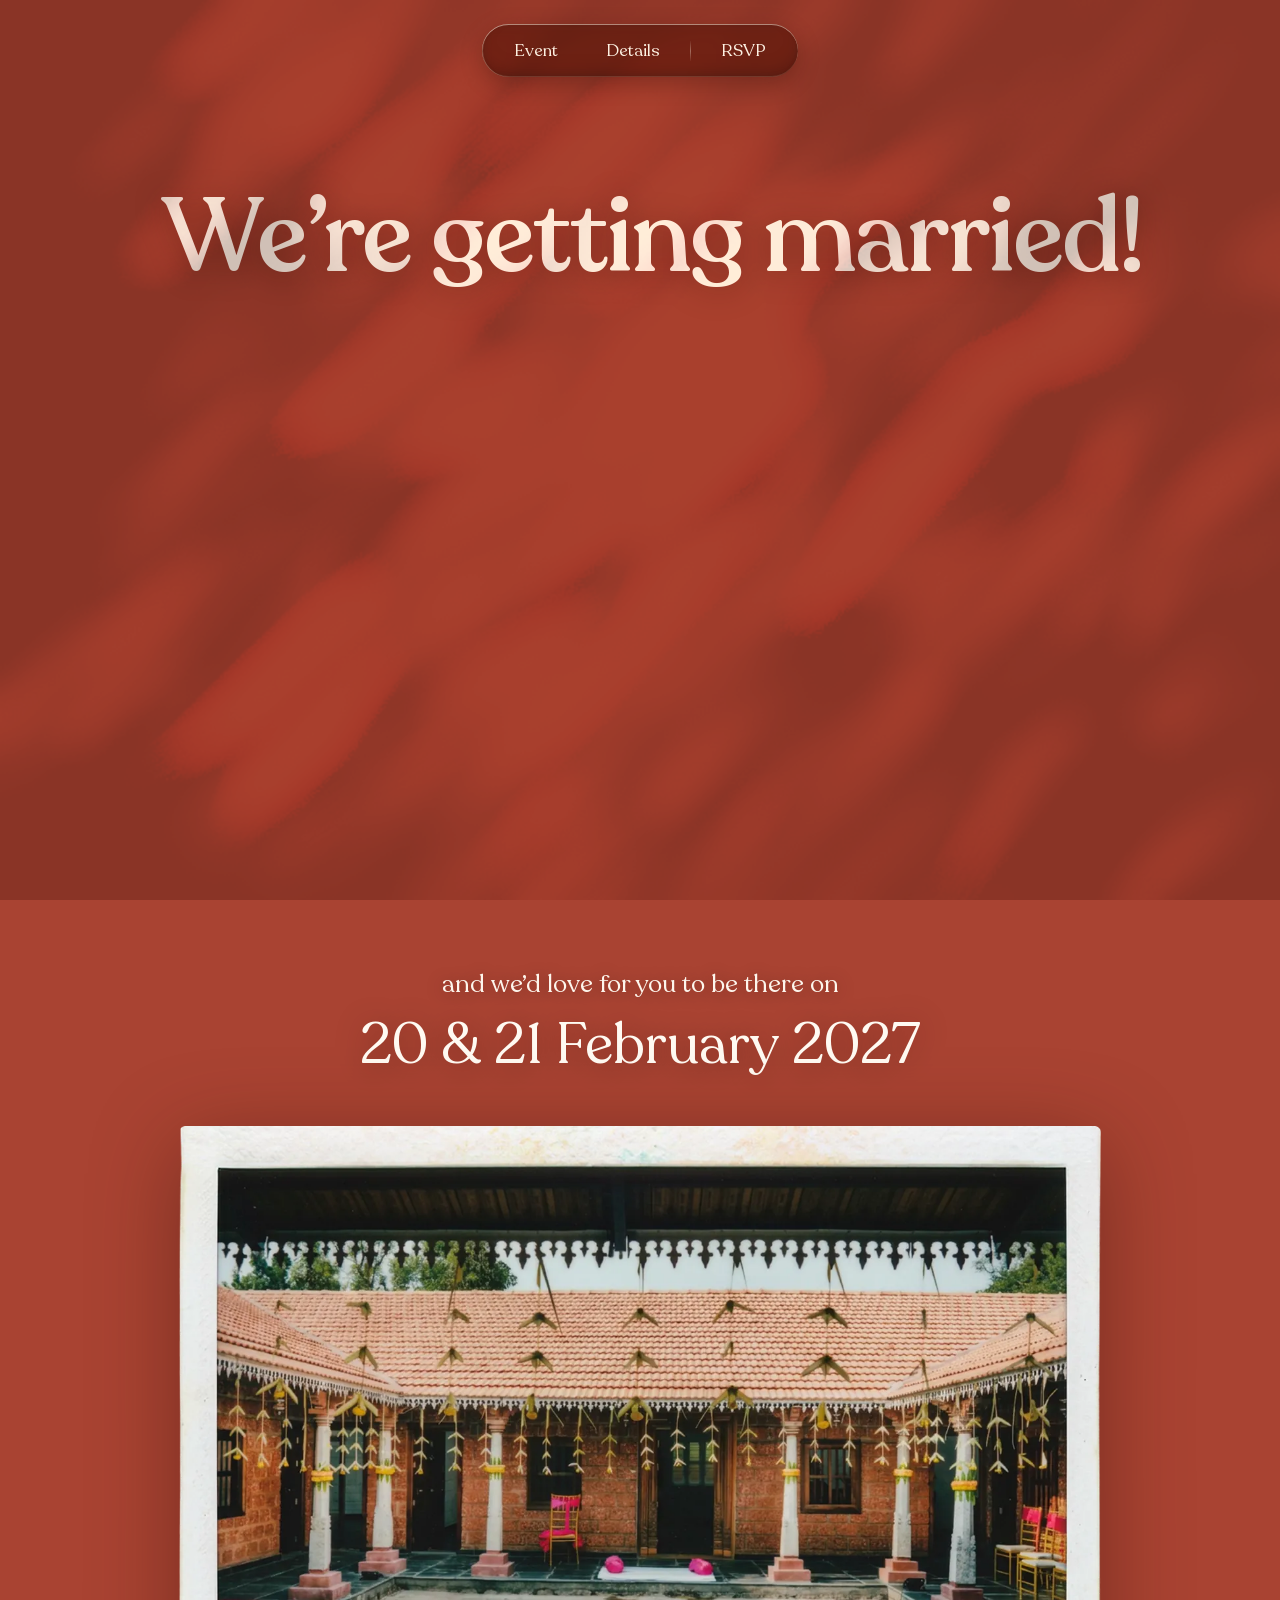
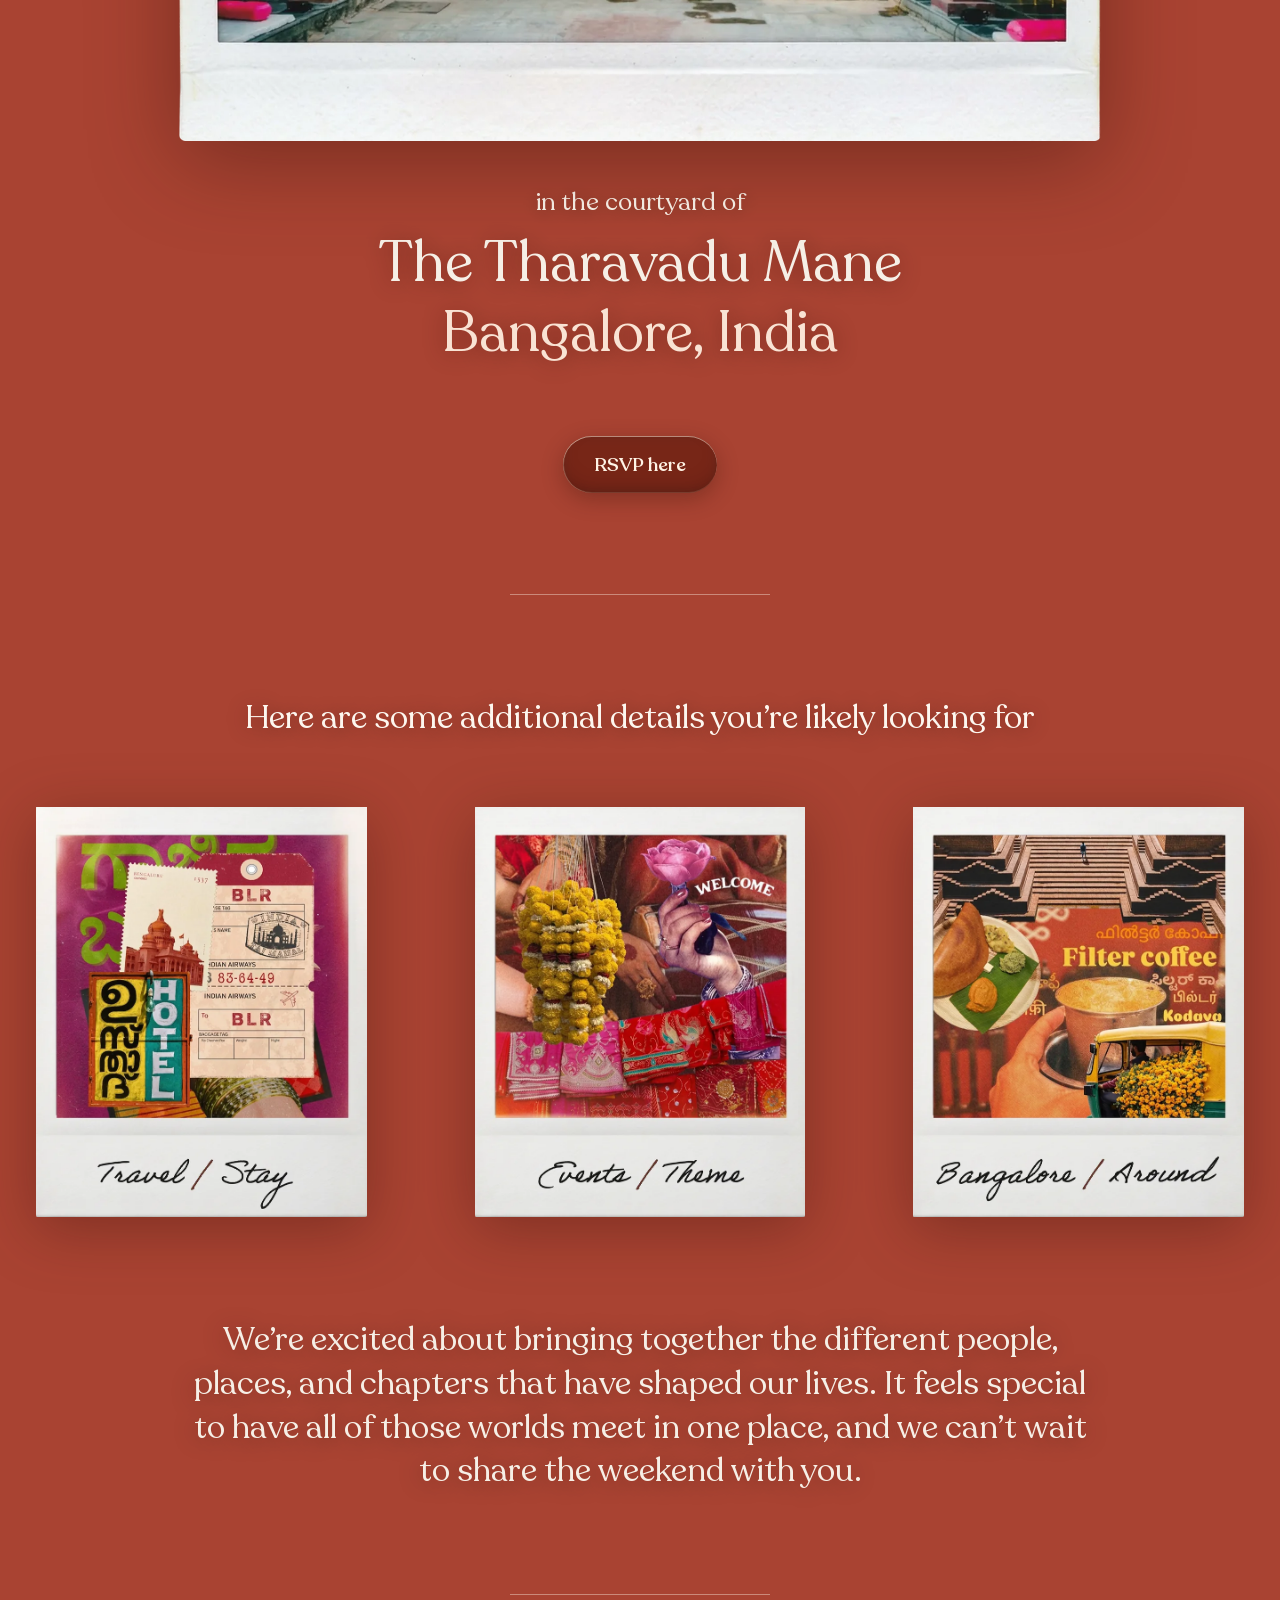
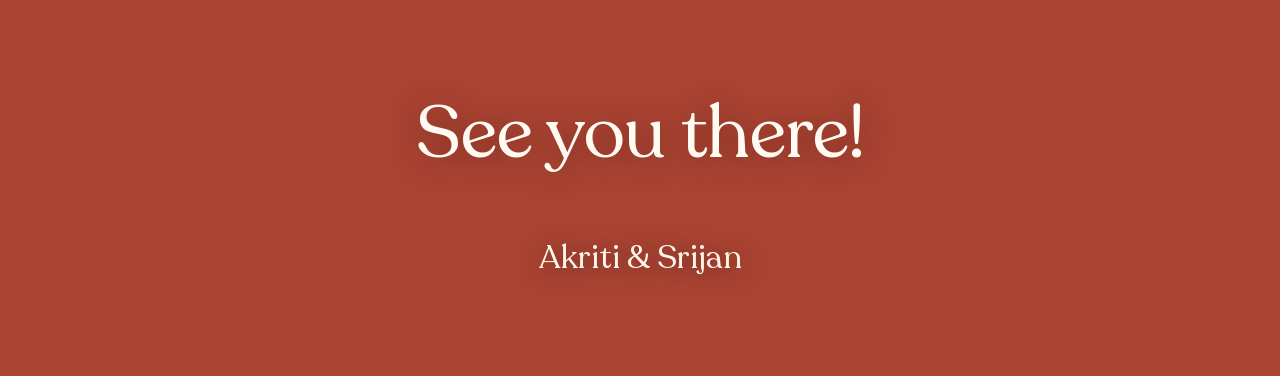
<file: index.html>
<!doctype html>
<!-- `handmade` switches on motion.css, the rebuilt intro. Delete that one
     class and the collage assembles exactly as it did before. -->
<html lang="en" class="handmade">
  <head>
    <meta charset="UTF-8" />
    <meta
      name="viewport"
      content="width=device-width, initial-scale=1.0, viewport-fit=cover"
    />
    <meta
      name="description"
      content="Akriti and Srijan are getting married on 20 and 21 February 2027 at Tharavadu Mane, Bangalore."
    />
    <title>Akriti &amp; Srijan&rsquo;s Wedding</title>
    <!-- The marigold from the top right of the collage. Two sizes only: 32
         for the browser tab, 180 for an iOS home screen.
         The 32 is a transparent RGBA PNG, so it reads on the tab strip in
         either a light or a dark browser theme. The 180 deliberately keeps
         its terracotta tile: iOS ignores transparency on a home screen icon
         and composites it against solid black. It stays a palette PNG,
         which costs nothing on a flat tile and one flower and holds it to
         7KB. ?v=2 busts the favicon cache, which browsers hold on to hard
         enough that a changed icon otherwise looks like it did nothing. -->
    <link rel="icon" href="favicon-32.png?v=2" sizes="32x32" type="image/png" />
    <link rel="apple-touch-icon" href="favicon-180.png" />

    <!-- The Polaroid is the first thing the eye lands on and the trigger
         for the whole intro, so fetch it before anything else asks. -->
    <link
      rel="preload"
      as="image"
      href="Assets/collage/polaroid-couple.webp"
      type="image/webp"
    />
    <link rel="stylesheet" href="styles.css" />
    <!-- Layered on top of styles.css and only active while <html> carries
         the `handmade` class. Rebuilds how the collage pieces move: the
         arrangement and the final composition are untouched. -->
    <link rel="stylesheet" href="motion.css" />

    <!-- Marks that scripting is available, so CSS can safely hide things
         that only JavaScript knows how to reveal. Inline and in the head
         so it runs before first paint and nothing flashes. -->
    <script>
      document.documentElement.classList.add("js");
    </script>
  </head>

  <body>
    <!-- ===== THE WALL ===== -->
    <picture class="background-layer" aria-hidden="true">
      <source
        media="(max-width: 600px)"
        type="image/avif"
        srcset="Assets/background-1200.avif"
      />
      <source
        media="(max-width: 600px)"
        type="image/jpeg"
        srcset="Assets/background-1200.jpg"
      />
      <source
        type="image/avif"
        srcset="
          Assets/background-1200.avif 1200w,
          Assets/background-1600.avif 1600w,
          Assets/background-3200.avif 3200w
        "
        sizes="100vw"
      />
      <img
        src="Assets/background-1600.jpg"
        srcset="
          Assets/background-1200.jpg 1200w,
          Assets/background-1600.jpg 1600w,
          Assets/background-3200.jpg 3200w
        "
        sizes="100vw"
        alt=""
        width="3200"
        height="1684"
        decoding="async"
        fetchpriority="high"
      />
    </picture>

    <!-- ===== NAV =====
         A direct child of <body>, not of .content-layer, because a child
         can never paint above a sibling of its parent, and this needs to
         sit above the light layer. -->
    <nav class="site-nav" aria-label="Main">
      <ul class="glass">
        <li><a href="#event">Event</a></li>
        <li><a href="#details">Details</a></li>
        <li class="nav-divide"><a href="rsvp/">RSVP</a></li>
      </ul>
    </nav>

    <main class="content-layer">
      <!-- ===== HERO ===== -->
      <section class="hero" id="top">
        <!-- The stage is a fixed-ratio box. Every piece inside it, and the
             headline itself, is positioned as a percentage of the stage, so
             the whole composition scales as one locked unit rather than
             drifting apart as the window changes shape. Sizes use cqw
             (a percentage of the stage's own width) for the same reason.

             DOM order IS stacking order. The Polaroid sits in the middle of
             the list: everything before it is behind, everything after is in
             front and overlaps its edges. The stop-motion assembly relies on
             that split, so moving a piece across the Polaroid changes both
             what it covers and which direction it flies in from. -->
        <div class="hero-stage">
          <h1 class="headline">We&rsquo;re getting married!</h1>

          <div class="collage">
            <!-- ---------- behind: flies outward from the Polaroid ---------- -->
            <div class="layer">
              <div class="piece p-kolam">
                <picture>
                  <source srcset="Assets/collage/kolam.webp" type="image/webp" />
                  <img src="Assets/collage/kolam.png" alt="" width="380" height="322" />
                </picture>
              </div>
            </div>
            <div class="layer">
              <div class="piece p-stamp">
                <picture>
                  <source srcset="Assets/collage/stamp-temple.webp" type="image/webp" />
                  <img src="Assets/collage/stamp-temple.png" alt="" width="221" height="286" />
                </picture>
              </div>
            </div>
            <div class="layer">
              <div class="piece p-sun">
                <picture>
                  <source srcset="Assets/collage/sun-face.webp" type="image/webp" />
                  <img src="Assets/collage/sun-face.png" alt="" width="240" height="237" />
                </picture>
              </div>
            </div>
            <div class="layer">
              <div class="piece p-postcard">
                <picture>
                  <source srcset="Assets/collage/postcard-ganesha.webp" type="image/webp" />
                  <img src="Assets/collage/postcard-ganesha.png" alt="" width="310" height="477" />
                </picture>
              </div>
            </div>
            <div class="layer">
              <div class="piece p-stamp-blr">
                <picture>
                  <source srcset="Assets/collage/stamp-bangalore.webp" type="image/webp" />
                  <img src="Assets/collage/stamp-bangalore.png" alt="" width="207" height="275" />
                </picture>
              </div>
            </div>
            <div class="layer">
              <div class="piece p-coconut">
                <picture>
                  <source srcset="Assets/collage/coconut-bike.webp" type="image/webp" />
                  <img src="Assets/collage/coconut-bike.png" alt="" width="370" height="478" />
                </picture>
              </div>
            </div>
            <div class="layer">
              <div class="piece p-lotus">
                <picture>
                  <source srcset="Assets/collage/lotus.webp" type="image/webp" />
                  <img src="Assets/collage/lotus.png" alt="" width="331" height="380" />
                </picture>
              </div>
            </div>
            <div class="layer">
              <div class="piece p-couple">
                <picture>
                  <source srcset="Assets/collage/couple-garlands.webp" type="image/webp" />
                  <img src="Assets/collage/couple-garlands.png" alt="" width="444" height="358" />
                </picture>
              </div>
            </div>
            <div class="layer">
              <div class="piece p-musicians">
                <picture>
                  <source srcset="Assets/collage/musicians.webp" type="image/webp" />
                  <img src="Assets/collage/musicians.png" alt="" width="355" height="295" />
                </picture>
              </div>
            </div>
            <div class="layer">
              <div class="piece p-rickshaw">
                <picture>
                  <source srcset="Assets/collage/auto-rickshaw.webp" type="image/webp" />
                  <img src="Assets/collage/auto-rickshaw.png" alt="" width="501" height="337" />
                </picture>
              </div>
            </div>

            <!-- The thali is BEHIND the Polaroid: the design has the white
                 frame passing over the top of the bowl. -->
            <div class="layer">
              <div class="piece p-dosa">
                <picture>
                  <source srcset="Assets/collage/dosa-thali.webp" type="image/webp" />
                  <img src="Assets/collage/dosa-thali.png" alt="" width="427" height="409" />
                </picture>
              </div>
            </div>

            <!-- ---------- the anchor ---------- -->
            <div class="layer">
              <div class="piece p-polaroid">
                <picture>
                  <source srcset="Assets/collage/polaroid-couple.webp" type="image/webp" />
                  <img
                    src="Assets/collage/polaroid-couple.png"
                    alt="Akriti and Srijan in a field of sunflowers"
                    width="1132"
                    height="920"
                    fetchpriority="high"
                  />
                </picture>
              </div>
            </div>

            <!-- ---------- in front: flies inward from the screen edges ---------- -->
            <!-- The bell is IN FRONT: its skirt is drawn over the Polaroid's
                 white frame in the design. -->
            <div class="layer">
              <div class="piece p-bell">
                <picture>
                  <source srcset="Assets/collage/bell-peacock.webp" type="image/webp" />
                  <img src="Assets/collage/bell-peacock.png" alt="" width="147" height="329" />
                </picture>
              </div>
            </div>
            <div class="layer">
              <div class="piece p-chai">
                <picture>
                  <source srcset="Assets/collage/chai.webp" type="image/webp" />
                  <img src="Assets/collage/chai.png" alt="" width="126" height="189" />
                </picture>
              </div>
            </div>
            <!-- Two marigolds sit under the Ganesha postcard. This one is the
                 upper of the pair, so it comes first and -a overlaps it. -->
            <div class="layer">
              <div class="piece p-marigold-two">
                <picture>
                  <source srcset="Assets/collage/marigold-two.webp" type="image/webp" />
                  <img src="Assets/collage/marigold-two.png" alt="" width="208" height="182" />
                </picture>
              </div>
            </div>
            <div class="layer">
              <div class="piece p-marigold-a">
                <picture>
                  <source srcset="Assets/collage/marigold.webp" type="image/webp" />
                  <img src="Assets/collage/marigold.png" alt="" width="232" height="245" />
                </picture>
              </div>
            </div>
            <div class="layer">
              <div class="piece p-marigold-b">
                <picture>
                  <source srcset="Assets/collage/marigold-three.webp" type="image/webp" />
                  <img src="Assets/collage/marigold-three.png" alt="" width="215" height="162" />
                </picture>
              </div>
            </div>
            <div class="layer">
              <div class="piece p-bangles">
                <picture>
                  <source srcset="Assets/collage/bangles.webp" type="image/webp" />
                  <img src="Assets/collage/bangles.png" alt="" width="555" height="380" />
                </picture>
              </div>
            </div>
          </div>
        </div>
      </section>

      <!-- ===== THE INVITATION =====
           Straight on the wall. No panel: the terracotta and the shadow
           are meant to run unbroken from the collage to the footer. -->
      <section class="invite" id="event" aria-labelledby="invite-date">
        <p class="kicker">and we&rsquo;d love for you to be there on</p>
        <h2 class="display" id="invite-date">20 &amp; 21 February 2027</h2>

        <figure class="venue-shot">
          <img
            src="Assets/collage/polaroid-venue-1400.webp"
            srcset="
              Assets/collage/polaroid-venue-900.webp   900w,
              Assets/collage/polaroid-venue-1400.webp 1400w
            "
            sizes="(max-width: 760px) 92vw, min(72vw, 1100px)"
            width="1400"
            height="934"
            loading="lazy"
            decoding="async"
            alt="The courtyard at Tharavadu Mane, strung with marigold and mango-leaf garlands, with a tiled roof and carved pillars around an open central pool."
          />
        </figure>

        <p class="kicker kicker-at">in the courtyard of</p>
        <p class="venue-name">
          The Tharavadu Mane<br />
          <span>Bangalore, India</span>
        </p>

        <p class="cta-wrap">
          <a class="btn-glass glass is-clear" href="rsvp/">RSVP here</a>
        </p>
      </section>

      <hr class="rule" />

      <!-- ===== DETAILS =====
           Three cards. Each opens a modal holding everything we
           used to spread across separate pages of questions. -->
      <section class="details" id="details" aria-labelledby="details-title">
        <h2 class="details-title" id="details-title">
          Here are some additional details you&rsquo;re likely looking for
        </h2>

        <ul class="card-row">
          <li>
            <button
              class="card"
              type="button"
              data-drawer="drawer-travel"
              aria-expanded="false"
            >
              <span class="card-shot">
                <img
                  src="Assets/collage/card-travel.webp"
                  width="743"
                  height="920"
                  loading="lazy"
                  decoding="async"
                  alt="Travel / Stay"
                />
              </span>
            </button>
          </li>
          <li>
            <button
              class="card"
              type="button"
              data-drawer="drawer-events"
              aria-expanded="false"
            >
              <span class="card-shot">
                <img
                  src="Assets/collage/card-events.webp"
                  width="743"
                  height="920"
                  loading="lazy"
                  decoding="async"
                  alt="Events / Theme"
                />
              </span>
            </button>
          </li>
          <li>
            <button
              class="card"
              type="button"
              data-drawer="drawer-bangalore"
              aria-expanded="false"
            >
              <span class="card-shot">
                <img
                  src="Assets/collage/card-bangalore.webp"
                  width="743"
                  height="920"
                  loading="lazy"
                  decoding="async"
                  alt="Bangalore / Around"
                />
              </span>
            </button>
          </li>
        </ul>
      </section>

      <p class="closing">
        We&rsquo;re excited about bringing together the different people,
        places, and chapters that have shaped our lives. It feels special to
        have all of those worlds meet in one place, and we can&rsquo;t wait to
        share the weekend with you.
      </p>

      <hr class="rule" />

      <p class="signoff">See you there!</p>
    </main>

    <!-- ===== FOOTER ===== -->
    <footer class="site-footer">
      <b>Akriti &amp; Srijan</b>
    </footer>

    <!-- ===== DETAIL MODALS =====
         One modal per card: a centred card with the title and the close
         in a header row, and the text sitting in the reading window
         below, which is the only part that scrolls. They live
         outside <main> so the scrim can cover the whole page including
         the nav, and so nothing inside inherits the page's stacking
         context.

         The class is still `drawer`, from when these were bottom sheets.
         It is load-bearing in three files, so renaming it is a job of its
         own rather than a detail of this change.

         Hidden with the `hidden` attribute rather than a class, so with
         no JavaScript they simply never appear and the cards, which are
         <button>s, do nothing. The same content is on the v1 pages. -->
    <div class="drawer-root" hidden>
      <div class="drawer-scrim" data-close></div>

      <!-- ---------- Travel / Stay ---------- -->
      <section
        class="drawer"
        id="drawer-travel"
        role="dialog"
        aria-modal="true"
        aria-labelledby="drawer-travel-title"
        tabindex="-1"
        hidden
      >
        <div class="drawer-head">
          <h2 class="drawer-title" id="drawer-travel-title">Travel &amp; stay</h2>

          <button class="drawer-close" type="button" data-close aria-label="Close">
            <svg viewBox="0 0 24 24" aria-hidden="true" width="16" height="16">
              <path d="M5 5l14 14M19 5L5 19" fill="none" stroke="currentColor" stroke-width="2" stroke-linecap="round"/>
            </svg>
          </button>
        </div>

        <!-- ⚠️ tabindex="0" because this is the only part of the card
             that scrolls. Without it a keyboard user cannot reach the
             content below the fold at all: Tab skips a plain div, and
             arrow keys only scroll whatever has focus. This card happens
             to contain a link, which made it pass by luck; the other two
             lost their links in a copy rewrite and started failing. All
             three carry it so none of them depends on its own wording.
             role + aria-labelledby stop the new stop being a silent one. -->
        <div
          class="drawer-body"
          tabindex="0"
          role="region"
          aria-labelledby="drawer-travel-title"
        >
          <!-- Mood photography, not information.

               Every one carries alt="" on purpose. The copy below says
               everything these say, and five announcements of "photo of
               a yellow street sign" ahead of the lede is noise a screen
               reader user has to sit through before reaching the point.

               ⚠️ Do NOT copy the alt pattern from the three .card-shot
               images in the details section. Those sit inside <button>s
               and their alt IS the button's accessible name, so blanking
               those makes the button announce as nothing at all. These
               are inert, so the opposite rule applies.

               loading="lazy" is what keeps these free. The whole modal
               is hidden at page load, so a lazy image inside it is never
               near the viewport and never fetched: the home page costs
               exactly zero bytes for all fifteen of these, and only the
               card you actually open pays. width/height are the real
               file dimensions so the row reserves its height and nothing
               shifts as they arrive.

               The last two are dropped below 760px. See .drawer-strip. -->
          <div class="drawer-strip">
            <img src="Assets/modal/travel-venue.webp"        alt="" width="254" height="336" loading="lazy" decoding="async">
            <img src="Assets/modal/travel-palace.webp"       alt="" width="254" height="336" loading="lazy" decoding="async">
            <img src="Assets/modal/travel-stay-corner.webp"  alt="" width="254" height="336" loading="lazy" decoding="async">
            <img src="Assets/modal/travel-station-sign.webp" alt="" width="254" height="336" loading="lazy" decoding="async">
            <img src="Assets/modal/travel-street-sign.webp"  alt="" width="254" height="336" loading="lazy" decoding="async">
          </div>

          <p class="drawer-lede">
            People are traveling to Bangalore from all over India and from much
            farther away. We appreciate you making the journey to get here, and
            we&rsquo;ve tried to make the rest as easy as possible.
          </p>

          <h3>Getting to Bangalore</h3>
          <p>
            Fly into <strong>Kempegowda International Airport (BLR)</strong>,
            Bangalore&rsquo;s main airport.
          </p>
          <p>
            The wedding will be at <strong>The Tharavadu Mane</strong> in
            Yelahanka, north Bangalore. It&rsquo;s outside the main city, so
            give yourself some extra time when traveling to and from the venue:
            Bangalore traffic is reliably bad and can cause some delays.
          </p>
          <p>
            Uber is widely used in Bangalore for ridesharing. For the wedding
            celebrations, we&rsquo;ll arrange transportation between the main
            guest hotels and the venue, so you won&rsquo;t need to figure that
            part out yourself.
          </p>

          <h3>Where to stay</h3>
          <p>
            We&rsquo;re happy to take care of your accommodation near the venue
            for the nights of February 19, 20, and 21.
          </p>
          <p>
            If you&rsquo;d like us to arrange a room for you, just let us know
            when you RSVP. We&rsquo;ll share more details about the hotels and
            rooms as we get closer to the date.
          </p>

          <h3>Visas</h3>
          <p>
            If you&rsquo;re traveling to India on a foreign passport, you may
            need an e-Tourist Visa. You can find more information and apply
            through the
            <a
              href="https://indianvisaonline.gov.in/evisa/"
              target="_blank"
              rel="noopener noreferrer"
              >official Indian e-Visa website</a
            >.
          </p>
          <p>
            Please apply well in advance. It generally takes roughly two weeks
            from the time of application to receive your visa, though
            processing times can vary.
          </p>

          <h3>A few practical things</h3>
          <p>
            February is one of the nicest times to be in Bangalore, with warm
            days and cooler evenings. Credit cards are widely accepted, though
            it&rsquo;s useful to carry some Indian rupees for smaller
            purchases. Uber/auto-rickshaws are the easiest ways to get around.
          </p>
          <p>
            If you have any questions about travel, accommodation, or the
            wedding, just reach out to us. We&rsquo;re happy to help with more
            information or travel ideas for you to spend your time here!
          </p>
        </div>
      </section>

      <!-- ---------- Events / Theme ---------- -->
      <section
        class="drawer"
        id="drawer-events"
        role="dialog"
        aria-modal="true"
        aria-labelledby="drawer-events-title"
        tabindex="-1"
        hidden
      >
        <div class="drawer-head">
          <h2 class="drawer-title" id="drawer-events-title">Events &amp; theme</h2>

          <button class="drawer-close" type="button" data-close aria-label="Close">
            <svg viewBox="0 0 24 24" aria-hidden="true" width="16" height="16">
              <path d="M5 5l14 14M19 5L5 19" fill="none" stroke="currentColor" stroke-width="2" stroke-linecap="round"/>
            </svg>
          </button>
        </div>

        <div
          class="drawer-body"
          tabindex="0"
          role="region"
          aria-labelledby="drawer-events-title"
        >
          <!-- See the Travel card's strip for why alt="" and lazy. -->
          <div class="drawer-strip">
            <img src="Assets/modal/events-musicians.webp"     alt="" width="254" height="336" loading="lazy" decoding="async">
            <img src="Assets/modal/events-sacred-fire.webp"   alt="" width="254" height="336" loading="lazy" decoding="async">
            <img src="Assets/modal/events-flower-market.webp" alt="" width="254" height="336" loading="lazy" decoding="async">
            <img src="Assets/modal/events-mehendi.webp"       alt="" width="254" height="336" loading="lazy" decoding="async">
            <img src="Assets/modal/events-haldi.webp"         alt="" width="254" height="336" loading="lazy" decoding="async">
          </div>

          <p class="drawer-lede">
            We&rsquo;re celebrating over two days, and we&rsquo;d love for you
            to join us for as much as you can. The final schedule is still
            coming together and we&rsquo;ll update this with more details as we
            go, but here&rsquo;s the general plan of events and a little bit
            about what they represent.
          </p>

          <h3>Saturday, 20 February</h3>
          <dl class="trip-list">
            <div>
              <dt>Haldi</dt>
              <dd>
                This ceremony starts by family &amp; friends covering the bride
                and groom (us) in a turmeric paste that symbolizes good fortune
                and new beginnings. It&rsquo;s a traditional ceremony where you
                can offer us your blessings. Wearing yellow, orange, and other
                sunset colors is especially encouraged.
              </dd>
            </div>
            <div>
              <dt>Mehendi</dt>
              <dd>
                Traditionally, the night before the wedding the bride has
                mehendi (henna) applied in intricate designs over her hands and
                feet in preparation of the big day. We think it&rsquo;s fun to
                have everyone be a part of the tradition and will also have
                music, snacks, mehendi artists for all who wish to join in, and
                plenty of time for the designs to dry.
              </dd>
            </div>
            <div>
              <dt>Sangeet</dt>
              <dd>
                This will be an evening of music and dancing, with performances
                from both the families and friends with varying amounts of
                rehearsal. Eventually, this devolves into a big dance party so
                keep your dancing shoes on!
              </dd>
            </div>
          </dl>

          <h3>Sunday, 21 February</h3>
          <dl class="trip-list">
            <div>
              <dt>Wedding ceremony</dt>
              <dd>
                This is the big day: traditional Hindu weddings have a priest
                guiding the bride and groom through various rituals.
                We&rsquo;ll exchange garlands, repeat wedding mantras, and take
                seven pheras (circles) around the sacred fire, each symbolizing
                a promise we make to one another as we begin our life together.
              </dd>
            </div>
            <div>
              <dt>Reception</dt>
              <dd>
                At this point, we&rsquo;re officially married (wooo!) and the
                reception is all about celebrating that with dinner, speeches,
                likely some more dancing, and lots of good food to wrap up all
                the festivities!
              </dd>
            </div>
          </dl>

          <h3>What should I wear?</h3>
          <p>Come dressed to celebrate!</p>
          <p>
            Indian clothing is welcome, but if you don&rsquo;t have traditional
            clothing Western formalwear (like dresses, suits, shirts, and
            trousers) is completely fine. If you need any help with getting
            traditional Indian party wear, let us know and we&rsquo;re happy to
            help!
          </p>

          <h3>What about gifts?</h3>
          <p>
            Having you there, especially if you&rsquo;re traveling a long way,
            is more than enough of a present for us :)
          </p>
        </div>
      </section>

      <!-- ---------- Bangalore / Around ---------- -->
      <section
        class="drawer"
        id="drawer-bangalore"
        role="dialog"
        aria-modal="true"
        aria-labelledby="drawer-bangalore-title"
        tabindex="-1"
        hidden
      >
        <div class="drawer-head">
          <h2 class="drawer-title" id="drawer-bangalore-title">Bangalore &amp; around</h2>

          <button class="drawer-close" type="button" data-close aria-label="Close">
            <svg viewBox="0 0 24 24" aria-hidden="true" width="16" height="16">
              <path d="M5 5l14 14M19 5L5 19" fill="none" stroke="currentColor" stroke-width="2" stroke-linecap="round"/>
            </svg>
          </button>
        </div>

        <div
          class="drawer-body"
          tabindex="0"
          role="region"
          aria-labelledby="drawer-bangalore-title"
        >
          <!-- See the Travel card's strip for why alt="" and lazy. -->
          <div class="drawer-strip">
            <img src="Assets/modal/bangalore-street-cafe.webp"   alt="" width="254" height="336" loading="lazy" decoding="async">
            <img src="Assets/modal/bangalore-temple.webp"        alt="" width="254" height="336" loading="lazy" decoding="async">
            <img src="Assets/modal/bangalore-filter-coffee.webp" alt="" width="254" height="336" loading="lazy" decoding="async">
            <img src="Assets/modal/bangalore-cafe-interior.webp" alt="" width="254" height="336" loading="lazy" decoding="async">
            <img src="Assets/modal/bangalore-flower-auto.webp"   alt="" width="254" height="336" loading="lazy" decoding="async">
          </div>

          <p class="drawer-lede">
            If you&rsquo;re coming all the way to Bangalore, we hope
            you&rsquo;ll give yourself a little extra time to explore the city!
          </p>

          <p>
            We both love the city of Bangalore, with its enormous trees and
            busy streets, century-old markets and excellent coffee (which as
            you know Srijan loves), temples and dosa breakfasts, and some of
            the best restaurants and breweries in the country.
          </p>
          <p>Here are a few places we&rsquo;d recommend.</p>

          <h3>For a slow morning</h3>
          <dl class="trip-list">
            <div>
              <dt>Lalbagh Botanical Garden</dt>
              <dd>
                One of Bangalore&rsquo;s best places for a morning walk.
                It&rsquo;s huge, green, and a nice way to escape the hustle and
                bustle of the city for a couple of hours.
              </dd>
            </div>
            <div>
              <dt>Cubbon Park</dt>
              <dd>
                Another great place for a stroll, especially if you&rsquo;re
                staying in central Bangalore. It&rsquo;s right in the middle of
                the city but feels serene and peaceful.
              </dd>
            </div>
          </dl>

          <h3>For food</h3>
          <dl class="trip-list">
            <div>
              <dt>South Indian breakfast</dt>
              <dd>
                Don&rsquo;t leave Bangalore without having a proper bene dosa,
                idli, vada, and filter coffee. MTR and CTR are a few of the
                city&rsquo;s oldest institutions and a good place to start.
              </dd>
            </div>
            <div>
              <dt>Cafes &amp; breweries</dt>
              <dd>
                Bangalore has an enormous food scene, from tiny neighborhood
                spots to some excellent restaurants and cafes (the city is
                surrounded by coffee plantations)! Indiranagar, MG Road, and
                Koramangala are good neighborhoods to explore if you&rsquo;re
                looking for variety.
              </dd>
            </div>
          </dl>

          <h3>Neighborhoods to wander around</h3>
          <dl class="trip-list">
            <div>
              <dt>Malleswaram</dt>
              <dd>
                Old Bangalore, with temples, markets, neighborhood restaurants,
                and lots of good places to stop for a snack.
              </dd>
            </div>
            <div>
              <dt>Church Street &amp; MG Road</dt>
              <dd>
                More central, more modern, and good for an afternoon or evening
                of walking around, shopping, coffee, and people-watching.
              </dd>
            </div>
            <div>
              <dt>Indiranagar</dt>
              <dd>
                One of the city&rsquo;s livelier neighborhoods, with
                restaurants, bars, caf&eacute;s, and good nightlife- ask us if
                you want recommendations :).
              </dd>
            </div>
          </dl>

          <h3>If you have a little more time</h3>
          <dl class="trip-list">
            <div>
              <dt>Nandi Hills</dt>
              <dd>
                A popular day trip north of Bangalore for beautiful landscapes
                and an easy addition if you have a spare morning.
              </dd>
            </div>
            <div>
              <dt>Mysore</dt>
              <dd>
                If you have an extra day, Mysore makes for a great trip from
                Bangalore. The palace is spectacular, and the city has a very
                different pace from Bangalore.
              </dd>
            </div>
          </dl>

          <p class="drawer-outro">
            Lastly, if you have any questions or need help to plan your
            travels, ideas on what to do and where to go, just ask us - Srijan
            spent a lot of time in Bangalore and has a bunch of recommendations
            he&rsquo;s excited to share. We hope you love the city as much as
            we do!
          </p>
        </div>
      </section>
    </div>

    <!-- ===== THE LIGHT ===== -->
    <div class="light-layer" aria-hidden="true">
      <canvas class="light-canvas"></canvas>
    </div>

    <script src="main.js"></script>
    <script src="light.js"></script>
  </body>
</html>
</file>
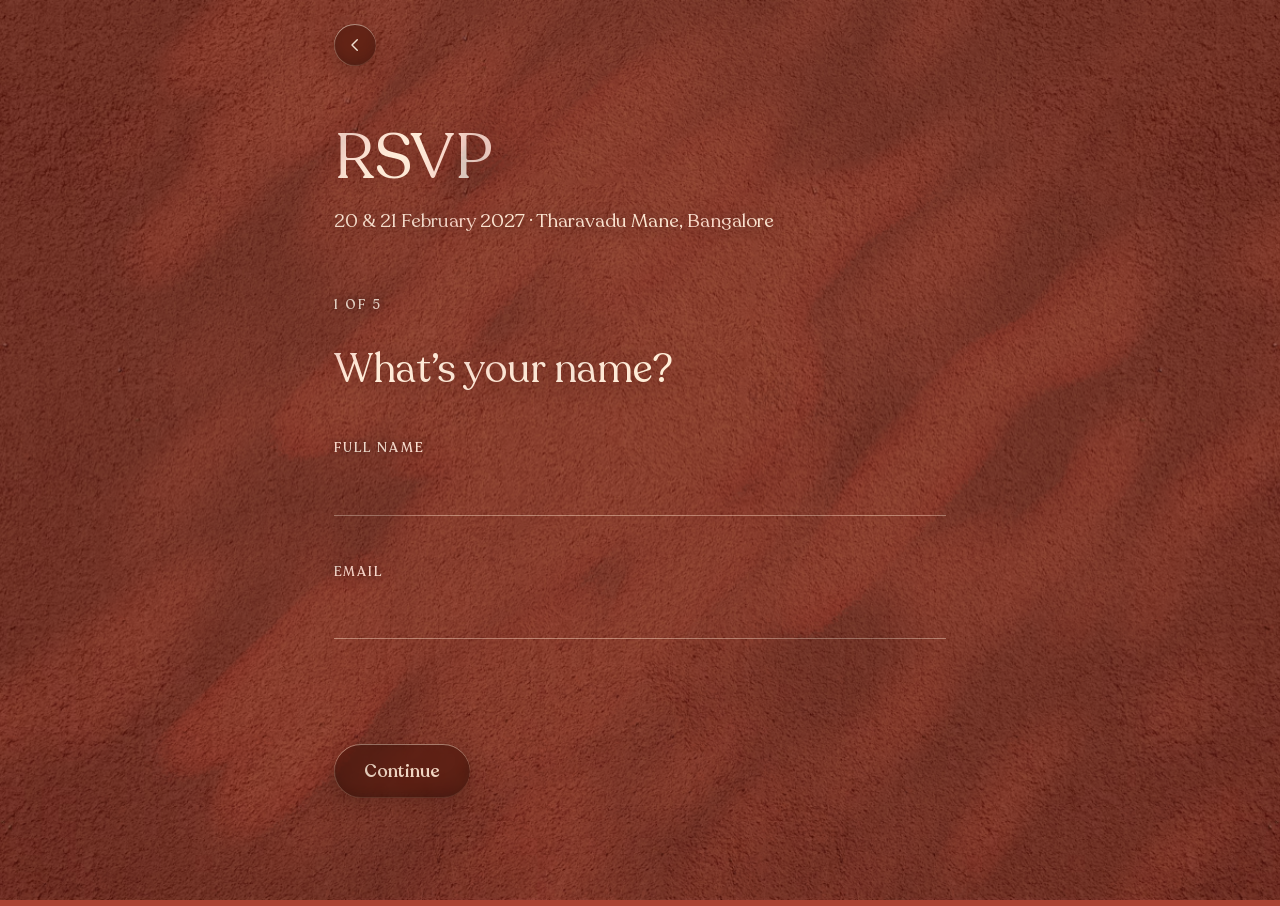
<file: rsvp/index.html>
<!doctype html>
<html lang="en">
  <head>
    <meta charset="UTF-8" />
    <meta
      name="viewport"
      content="width=device-width, initial-scale=1.0, viewport-fit=cover"
    />
    <meta name="robots" content="noindex" />
    <meta
      name="description"
      content="Let Akriti and Srijan know whether you can be there on 20 and 21 February 2027."
    />
    <title>RSVP &middot; Akriti &amp; Srijan</title>
    <link rel="icon" href="../favicon-32.png?v=2" sizes="32x32" type="image/png" />
    <link rel="apple-touch-icon" href="../favicon-180.png" />
    <link rel="stylesheet" href="../styles.css" />
    <script>
      document.documentElement.classList.add("js");
    </script>
  </head>

  <body>
    <!-- ===== THE WALL =====
         Same wall, same shadow, on every page. -->
    <picture class="background-layer" aria-hidden="true">
      <source
        media="(max-width: 600px)"
        type="image/avif"
        srcset="../Assets/background-1200.avif"
      />
      <source
        media="(max-width: 600px)"
        type="image/jpeg"
        srcset="../Assets/background-1200.jpg"
      />
      <source
        type="image/avif"
        srcset="
          ../Assets/background-1200.avif 1200w,
          ../Assets/background-1600.avif 1600w,
          ../Assets/background-3200.avif 3200w
        "
        sizes="100vw"
      />
      <img
        src="../Assets/background-1600.jpg"
        srcset="
          ../Assets/background-1200.jpg 1200w,
          ../Assets/background-1600.jpg 1600w,
          ../Assets/background-3200.jpg 3200w
        "
        sizes="100vw"
        alt=""
        width="3200"
        height="1684"
        decoding="async"
        fetchpriority="high"
      />
    </picture>

    <!-- A way out, not the thing to do. It keeps the same glass as the
         invitation's nav and shrinks to a single round button, sitting on
         the same left edge as every question below it.

         The arrow carries no text, so the anchor needs an aria-label:
         without one a screen reader announces it as just "link". -->
    <nav class="site-nav site-nav--back" aria-label="Main">
      <a class="glass" href="../" aria-label="Back to the invitation">
        <svg viewBox="0 0 24 24" aria-hidden="true" focusable="false">
          <path
            d="M15 5 8 12l7 7"
            fill="none"
            stroke="currentColor"
            stroke-width="1.9"
            stroke-linecap="round"
            stroke-linejoin="round"
          />
        </svg>
      </a>
    </nav>

    <main class="content-layer rsvp-page">
      <h1 class="rsvp-title">RSVP</h1>
      <p class="rsvp-sub">
        20 &amp; 21 February 2027 &middot; Tharavadu Mane, Bangalore
      </p>

      <!-- One plain form. With scripting it becomes one question at a
           time; without it, every question is simply visible at once and
           the form still submits. Nothing here is hidden by the markup. -->
      <form id="rsvp-form" class="rsvp-flow" novalidate>
        <p class="rsvp-progress" data-progress aria-live="polite" hidden></p>

        <fieldset class="rsvp-step" data-step>
          <legend class="rsvp-q">What&rsquo;s your name?</legend>
          <label class="rsvp-label" for="rsvp-name">Full name</label>
          <input
            class="rsvp-input"
            id="rsvp-name"
            name="name"
            type="text"
            autocomplete="name"
            required
          />
          <label class="rsvp-label" for="rsvp-email">Email</label>
          <input
            class="rsvp-input"
            id="rsvp-email"
            name="email"
            type="email"
            autocomplete="email"
            required
          />
        </fieldset>

        <fieldset class="rsvp-step" data-step>
          <legend class="rsvp-q">Can you make it?</legend>
          <div class="rsvp-choices">
            <label class="rsvp-choice">
              <input type="radio" name="attending" value="Yes" required />
              <span>Yes, count me in</span>
            </label>
            <label class="rsvp-choice">
              <input type="radio" name="attending" value="No" />
              <span>Sadly not this time</span>
            </label>
          </div>
        </fieldset>

        <!-- rsvp.js hides and disables this whole block for a "no", and
             the stepper skips any step inside something hidden, so the
             two compose without either knowing about the other. -->
        <div id="rsvp-attending-details">
          <fieldset class="rsvp-step" data-step>
            <legend class="rsvp-q">How many of you are coming?</legend>
            <label class="rsvp-label" for="rsvp-guests">
              Including yourself
            </label>
            <input
              class="rsvp-input rsvp-input--short"
              id="rsvp-guests"
              name="guests"
              type="number"
              min="1"
              max="10"
              step="1"
              value="1"
              inputmode="numeric"
            />
          </fieldset>

          <fieldset class="rsvp-step" data-step>
            <legend class="rsvp-q">Do you need accommodation?</legend>
            <div class="rsvp-choices">
              <label class="rsvp-choice">
                <input type="radio" name="room" value="Yes" required />
                <span>Yes, please book it for me</span>
              </label>
              <label class="rsvp-choice">
                <input type="radio" name="room" value="No" />
                <span>No, I&rsquo;ve got it covered</span>
              </label>
            </div>

            <!-- A follow-up, not a seventh question. It sits inside the
                 same fieldset, so it belongs to the step above it and the
                 stepper never sees it. rsvp.js hides and disables it for
                 anything but a yes, which keeps it out of the tab order,
                 out of the review and out of the submitted data.

                 A checkbox group has no legend of its own inside an
                 existing fieldset, so role="group" plus aria-labelledby
                 is what names it. -->
            <div class="rsvp-nights" id="rsvp-nights" hidden>
              <p class="rsvp-subq" id="rsvp-nights-label">
                Which nights will you be staying with us?
              </p>
              <div
                class="rsvp-choices rsvp-choices--nights"
                role="group"
                aria-labelledby="rsvp-nights-label"
                data-review-label="Nights"
              >
                <label class="rsvp-choice rsvp-choice--night">
                  <input type="checkbox" name="nights" value="Fri 19 Feb" />
                  <span><b>Fri</b> 19 Feb</span>
                </label>
                <label class="rsvp-choice rsvp-choice--night">
                  <input type="checkbox" name="nights" value="Sat 20 Feb" />
                  <span><b>Sat</b> 20 Feb</span>
                </label>
                <label class="rsvp-choice rsvp-choice--night">
                  <input type="checkbox" name="nights" value="Sun 21 Feb" />
                  <span><b>Sun</b> 21 Feb</span>
                </label>
              </div>
            </div>
          </fieldset>
        </div>

        <fieldset class="rsvp-step" data-step data-review>
          <legend class="rsvp-q">Does this look right?</legend>
          <dl class="rsvp-review" data-review-list></dl>
        </fieldset>

        <!-- Bots fill in everything they can see. Nobody else will ever
             find this, and rsvp.js drops anything that has it filled. -->
        <p class="rsvp-honey" aria-hidden="true">
          <label for="website">Leave this empty</label>
          <input id="website" name="website" type="text" tabindex="-1" autocomplete="off" />
        </p>

        <p class="form-status" id="rsvp-status" role="status" aria-live="polite"></p>

        <div class="rsvp-actions">
          <button class="rsvp-back" type="button" data-back hidden>Back</button>
          <button class="rsvp-next glass" type="button" data-next hidden>
            Continue
          </button>
          <button class="rsvp-send glass" id="rsvp-submit" type="submit">
            Send it
          </button>
        </div>
      </form>
    </main>

    <div class="light-layer" aria-hidden="true">
      <canvas class="light-canvas"></canvas>
    </div>

    <script src="../main.js"></script>
    <script src="../light.js"></script>
    <script src="../rsvp.js"></script>
    <script src="steps.js"></script>
  </body>
</html>
</file>
<file: styles.css>
/* ============================================================
   Akriti & Srijan

   One terracotta wall, a collage of real stickers, a Polaroid, one
   headline. That is the whole idea.

   Layers, back to front:
     .background-layer   z 0    the wall photograph
     .content-layer      z 10   collage, headline, page
     .light-layer        z 20   the drifting light, multiply blend
     .site-nav           z 30   the pill nav
     .drawer-root        z 60   the detail modals, over everything

   The nav has to sit outside .content-layer to reach z 30, because a
   child can never paint above a sibling of its parent.
   ============================================================ */

/* ---------- Recoleta ----------
   Loaded from the local Font/ folder. Only the weights actually used
   are declared, in woff2 with a woff fallback, so this costs about
   110 KB rather than the 9 MB the whole family would.

   Note for design tooling: the "overused font" check flags this. It is
   a false positive. Recoleta is not one of the ubiquitous defaults the
   rule targets (Inter, Roboto, Geist and friends); it is a licensed
   face the owner chose deliberately and supplied the files for, and it
   is the face in the approved design. Keeping it. */
@font-face {
  font-family: "Recoleta";
  src: url("Font/Recoleta-Regular.woff2") format("woff2"),
    url("Font/Recoleta-Regular.woff") format("woff");
  font-weight: 400;
  font-style: normal;
  font-display: swap;
}

@font-face {
  font-family: "Recoleta";
  src: url("Font/Recoleta-Medium.woff2") format("woff2"),
    url("Font/Recoleta-Medium.woff") format("woff");
  font-weight: 500;
  font-style: normal;
  font-display: swap;
}

@font-face {
  font-family: "Recoleta";
  src: url("Font/Recoleta-SemiBold.woff2") format("woff2"),
    url("Font/Recoleta-SemiBold.woff") format("woff");
  font-weight: 600;
  font-style: normal;
  font-display: swap;
}

/* ---------- Tokens ---------- */
:root {
  --wall: #a94332;
  --wall-deep: #8f3527;
  --cream: #fdf6ea;
  --cream-warm: #f6ead6;
  --cream-edge: #e5d4bb;
  --ink: #33241a;
  --ink-soft: #56422f;
  /* Measured, not guessed: at #8a5f28 the small uppercase labels landed at
     4.49:1 against the cream sheet, a hair under the 4.5:1 AA threshold.
     This deeper bronze takes them to 5.3:1. Used by the day-trip times in
     the Bangalore drawer. */
  --brass: #7d5522;

  --font-display: "Recoleta", ui-serif, Georgia, serif;
  --font-body: ui-sans-serif, system-ui, -apple-system, "Segoe UI", Roboto,
    "Helvetica Neue", Arial, sans-serif;

  --space-2: 8px;
  --space-3: 12px;
  --space-4: 16px;
  --space-5: 24px;
  --space-6: 32px;
  --space-7: 48px;
  --space-8: 64px;
  --space-9: 96px;

  /* ---------- Vertical rhythm ----------
     Every gap between blocks down the page is one of these five steps,
     so the page reads as a rhythm rather than a pile of one-off numbers.
     One fluid base, multiplied. Change --v-unit to loosen or tighten the
     whole page at once.

       --v-pair     0.4x    a label and the line it introduces
       --v-tight    1x      a button and its fine print
       --v-item     2x      one element to the next inside a group
       --v-group    3x      one group of lines to the next
       --v-section  4.5x    one section of the page to the next

     ⚠️ Do not add a sixth value to solve a single awkward gap. The point
     is that there are only five. If a gap needs something in between,
     the layout around it is usually the real problem. */
  --v-unit: clamp(11px, 1.75vw, 26px);
  --v-pair: calc(var(--v-unit) * 0.4);
  --v-tight: var(--v-unit);
  --v-item: calc(var(--v-unit) * 2);
  --v-group: calc(var(--v-unit) * 3);
  --v-section: calc(var(--v-unit) * 4.5);

  /* ---------- Type scale ----------
     One ratio, 1.333 (a perfect fourth), seven steps. Every size in the
     page's editorial voice is a step on it, so the sizes relate to each
     other instead of being eleven unrelated numbers.

       --t-fine     (spare, one step below the body)     15 / 13
       --t-body     RSVP button                          20 / 15
       --t-label    the two kickers                      27 / 17
       --t-title    details heading, closing, footer     36 / 20
       --t-lede     (spare, one step above the title)    47 / 24
       --t-feature  the date and the venue name          63 / 30
       --t-display  "See you there!"                     84 / 34

     First number is a 1512px screen, second a 360px phone. Each step is
     a straight line between the two, so type grows smoothly with the
     window rather than jumping at a breakpoint.

     ⚠️ --t-feature's 30px floor is measured, not chosen: at 32px the line
     "20 & 21 February 2027" is 317px wide and overflows the 312px of
     content a 360px phone has, so it wraps. Do not raise that minimum.

     TWO THINGS DELIBERATELY OFF THIS SCALE, both for good reasons: the
     hero headline is sized in cqw against the collage stage and was
     solved by measuring its rendered ink to fit the artwork, and the nav
     pill is fixed-pixel chrome whose height the hero's --stage-top has to
     clear. Neither belongs to the page's reading rhythm. */
  --t-fine: clamp(13px, 12.38px + 0.174vw, 15px);
  --t-body: clamp(15px, 13.44px + 0.434vw, 20px);
  --t-label: clamp(17px, 13.88px + 0.868vw, 27px);
  --t-title: clamp(20px, 15px + 1.389vw, 36px);
  --t-lede: clamp(24px, 16.81px + 1.997vw, 47px);
  --t-feature: clamp(30px, 19.69px + 2.865vw, 63px);
  --t-display: clamp(34px, 18.38px + 4.34vw, 84px);

  --radius: 6px;
  --radius-lg: 14px;

  /* How much of the light reaches the page. It is the same the whole way
     down: the wall and the shadow are meant to run unbroken from the
     collage to the footer, so nothing changes this at runtime. The 26%
     multiply itself lives in light.js as CONFIG.strength. */
  --light-strength: 1;

  --expo: cubic-bezier(0.16, 1, 0.3, 1);
}

* {
  box-sizing: border-box;
}

html,
body {
  width: 100%;
  min-height: 100%;
  margin: 0;
}

html {
  scroll-behavior: smooth;
  background: var(--wall);
}

body {
  min-height: 100vh;
  overflow-x: hidden;
  isolation: isolate;
  background: var(--wall);
  font-family: var(--font-body);
  color: var(--ink);
}

@media (prefers-reduced-motion: reduce) {
  html {
    scroll-behavior: auto;
  }
}

/* ---------- The fixed layers ----------
   These have to cover the entire physical screen, including behind the
   status bar, the home indicator and the browser's own toolbars. Nothing
   else on the page has to: the flat --wall colour is painted on <html>,
   and a root background always fills the screen no matter what the
   viewport reports. So any shortfall here shows as a band of flat,
   untextured, unshadowed terracotta at the top and bottom.

   Measured from a screenshot on an iPhone at 390x844: the wall covered
   only 740pt, leaving 46pt bare at the top and 58pt at the bottom, and
   the bottom band grew to 98pt once the toolbar expanded. Both bands
   read brighter than the wall, which is the giveaway: the light layer
   stops short as well, so nothing is shading them.

   Three things are wrong with sizing a layer as `100vh` from `top: 0`:

     1. `vh` is not the screen. On iOS it is the viewport, which can be
        inset by the safe areas, so the box starts BELOW the status bar.
     2. `vh` shrinks as the toolbar appears, so the bottom rides up.
     3. Even correcting for both, a single inset's worth of extra height
        is not enough, because the box has to grow at both ends.

   So: centre it and give it a whole inset of slack at each end. Centring
   is what makes the slack symmetrical, which is why the insets are
   doubled rather than added once. `lvh` is the LARGE viewport, the
   tallest the page ever gets, which removes the toolbar problem.

   `env()` is 0 on desktop and `lvh` equals `vh` there, so this is exactly
   the old behaviour on a computer and nothing about the light changes.

   Over-provisioning is safe by design: the image is `object-fit: cover`,
   so extra height only crops a little more texture, invisible on a
   plaster wall. Coming up SHORT is the bug. The first width/height pair
   is the old rule, kept as a fallback for anything without `lvh`. */
.background-layer,
.light-layer {
  position: fixed;
  top: 50%;
  left: 50%;
  transform: translate(-50%, -50%);
  display: block;
  width: 100vw;
  height: calc(100vh + var(--chrome-inset, 0px));
  width: calc(
    100vw + 2 * env(safe-area-inset-left, 0px) + 2 *
      env(safe-area-inset-right, 0px)
  );
  height: calc(
    100lvh + 2 * env(safe-area-inset-top, 0px) + 2 *
      env(safe-area-inset-bottom, 0px)
  );
  pointer-events: none;
}

/* One more safety margin, on touch devices only. The two plausible models
   of how iOS lays this out both come out covered on the maths above, but
   one of them only just, and a phone is the one place this cannot be
   checked from here. 120px of extra height, 60px at each end once
   centred, keeps it covered even if the assumption about `lvh` is wrong.

   Deliberately behind `pointer: coarse` so a desktop, where none of this
   was ever broken, keeps exactly the geometry the light was tuned
   against. On a phone it makes the light about 14% taller, which on
   something this soft and this slow is not visible. */
@media (pointer: coarse) {
  .background-layer,
  .light-layer {
    height: calc(100vh + var(--chrome-inset, 0px) + 120px);
    height: calc(
      100lvh + 2 * env(safe-area-inset-top, 0px) + 2 *
        env(safe-area-inset-bottom, 0px) + 120px
    );
  }
}

.background-layer {
  z-index: 0;
}

/* Multiply, matching microsoft.ai. The canvas paints near-white where
   the light pools and a gently tinted grey elsewhere, so multiplying
   leaves the wall's own colour alone under the light and shades it
   everywhere else. White in the canvas means "do not touch this
   pixel", which is why the wall colour never shifts. */
.light-layer {
  z-index: 20;
  overflow: hidden;
  mix-blend-mode: multiply;
  opacity: var(--light-strength);
}

.background-layer img,
.light-canvas {
  display: block;
  width: 100%;
  height: 100%;
  object-fit: cover;
}

.light-canvas {
  /* The canvas is drawn at half size and stretched. Everything in it is
     soft enough that nobody can tell, and it costs a quarter as much. */
  width: 100%;
  height: 100%;
}

@supports not (mix-blend-mode: multiply) {
  .light-layer {
    display: none;
  }
}

.content-layer {
  position: relative;
  z-index: 10;
  width: 100%;
}

/* ============================================================
   LIQUID GLASS

   Used by the nav pill and the RSVP button. Four qualities were asked
   for, and each maps to a specific layer:

     refraction   a heavier blur confined to the outer band, so the
                  middle stays sharp and the rim smears. That contrast
                  between a clear centre and a distorted edge is what the
                  eye reads as thickness. It is not true refraction: see
                  the note below.
     dispersion   a warm-to-cool gradient in `screen`, masked to the same
                  band, giving the faint colour fringe real glass throws.
     depth        inset shadows: a bright lip where light enters, a
                  dimmer bounce opposite, and a soft inner core shadow.
     light angle  all of the above are oriented to one source, up and to
                  the left, matching the direction the wall shadow falls.

   ⚠️ WHAT THIS DELIBERATELY IS NOT.
   The first attempt used an SVG feDisplacementMap over a duplicated copy
   of the wall, which is the usual recipe for geometric refraction on the
   web. It was built and rejected: the duplicated wall is opaque, so it
   painted over the collage and the Polaroid, and showed bare terracotta
   everywhere the real backdrop was not bare terracotta, which is most of
   where the nav travels. Screenshots are unambiguous.

   The alternative, `backdrop-filter: url(#filter)`, is unimplemented in
   Chromium and unreliable elsewhere, so genuinely bending a moving
   backdrop is not available cross-browser at all. What is here works
   over any backdrop, which matters because the nav is fixed and passes
   over the wall, a photograph and cream card stock as you scroll.

   Cost was measured before any of this was built, with four pills over
   the animating WebGL light: identical to baseline at 1x CPU, and at 6x
   CPU throttling the median frame was unchanged with no frame over 20ms.
   ============================================================ */
.glass {
  position: relative;
  isolation: isolate;
  border-radius: 999px;
  /* The tint is not decoration. The nav is fixed, so it crosses the
     venue photograph and the cream Polaroid cards as you scroll, and
     without a dark base the cream label loses contrast over both. */
  background: rgba(52, 18, 11, 0.52);
  backdrop-filter: blur(5px) saturate(1.28);
  -webkit-backdrop-filter: blur(5px) saturate(1.28);
  box-shadow:
    /* the lip, where the light enters */
    inset 0 1px 0 rgba(255, 240, 224, 0.5),
    inset 1px 0 0 rgba(255, 235, 214, 0.22),
    /* the bounce on the far side */ inset 0 -1px 0 rgba(255, 224, 200, 0.14),
    /* the body of the glass reading as thickness */
      inset 0 -10px 22px -14px rgba(30, 8, 4, 0.5),
    /* and what it casts on the wall */ 0 6px 22px rgba(46, 14, 7, 0.3);
}

/* Refraction: the same backdrop again, blurred much harder, but masked
   away from the middle. `backdrop-filter` on a descendant of an element
   that already has one filters the parent's result, so the rim ends up
   carrying both blurs while the centre carries only the light one. */
.glass::before {
  content: "";
  position: absolute;
  inset: 0;
  z-index: -1;
  border-radius: inherit;
  backdrop-filter: blur(17px) saturate(1.5) brightness(1.05);
  -webkit-backdrop-filter: blur(17px) saturate(1.5) brightness(1.05);
  -webkit-mask-image: radial-gradient(
    115% 250% at 50% 50%,
    transparent 42%,
    #000 88%
  );
  mask-image: radial-gradient(115% 250% at 50% 50%, transparent 42%, #000 88%);
  pointer-events: none;
}

/* Dispersion: warm on the side the light comes from, cool opposite,
   confined to the same band so it reads as a fringe rather than a wash. */
.glass::after {
  content: "";
  position: absolute;
  inset: 0;
  z-index: -1;
  border-radius: inherit;
  background: linear-gradient(
    150deg,
    rgba(255, 196, 130, 0.55) 0%,
    rgba(255, 255, 255, 0) 42%,
    rgba(255, 255, 255, 0) 58%,
    rgba(150, 200, 255, 0.42) 100%
  );
  mix-blend-mode: screen;
  opacity: 0.5;
  -webkit-mask-image: radial-gradient(
    110% 230% at 50% 50%,
    transparent 46%,
    #000 92%
  );
  mask-image: radial-gradient(110% 230% at 50% 50%, transparent 46%, #000 92%);
  pointer-events: none;
}

/* Anyone who cannot have it, or has asked not to, gets a solid pill.
   The label colour does not change, so contrast is the same or better in
   every one of these cases. */
@supports not (backdrop-filter: blur(1px)) {
  .glass {
    background: rgba(52, 18, 11, 0.94);
  }
  .glass::before,
  .glass::after {
    display: none;
  }
}

@media (prefers-reduced-transparency: reduce) {
  .glass {
    background: #3d1409;
    backdrop-filter: none;
    -webkit-backdrop-filter: none;
  }
  .glass::before,
  .glass::after {
    display: none;
  }
}

@media (prefers-contrast: more) {
  .glass {
    background: #300f06;
    backdrop-filter: none;
    -webkit-backdrop-filter: none;
    box-shadow: inset 0 0 0 1px #fff3e4;
  }
  .glass::before,
  .glass::after {
    display: none;
  }
}

/* ---------- The RSVP button ---------- */
.btn-glass {
  display: inline-block;
  padding: clamp(12px, 1.2vw, 18px) clamp(24px, 2.4vw, 36px);
  font-family: var(--font-display);
  font-weight: 500;
  font-size: var(--t-body);
  letter-spacing: 0.01em;
  color: #fff4e6;
  text-decoration: none;
  white-space: nowrap;
  transition:
    transform 300ms var(--expo),
    box-shadow 300ms var(--expo);
}

.btn-glass:hover {
  transform: translateY(-2px);
}

.btn-glass:focus-visible {
  outline: 3px solid #ffe9c9;
  outline-offset: 4px;
}

/* ============================================================
   PILL NAV
   ============================================================ */
.site-nav {
  position: fixed;
  top: var(--space-5);
  left: 50%;
  z-index: 30;
  transform: translateX(-50%);
}

/* Hidden only when scripting is available, so that if JavaScript never
   runs the nav is simply there from the start. */
.js .site-nav {
  opacity: 0;
  transition: opacity 700ms ease;
}

.js .site-nav.is-ready {
  opacity: 1;
}

.site-nav ul {
  display: flex;
  align-items: center;
  /* No gap. The two in-page links are meant to sit flush against each
     other so they read as one group, and the only air in the row is
     the space either side of the divider. */
  gap: 0;
  margin: 0;
  padding: 6px var(--space-2);
  list-style: none;
}

.site-nav a {
  display: block;
  padding: 9px var(--space-5);
  border-radius: 999px;
  font-family: var(--font-display);
  font-size: 17px;
  color: #fdf1e2;
  text-decoration: none;
  white-space: nowrap;
  transition: background-color 200ms ease, color 200ms ease;
}

/* Hover darkens rather than lightens, so the cream label keeps its contrast.
   The current section is the one that gets the solid cream chip, which makes
   "where am I" unmistakable without colliding with the hover state. */
.site-nav a:hover,
.site-nav a:focus-visible {
  background: rgba(30, 8, 4, 0.34);
}

.site-nav a.is-active {
  background: rgba(253, 246, 234, 0.94);
  color: #55200f;
}

.site-nav a.is-active:hover,
.site-nav a.is-active:focus-visible {
  background: #fdf6ea;
}

/* ---------- The divider ----------
   Event and Details move you around this page. RSVP leaves it. All
   three look the same, deliberately, so a hairline is what says the
   third one is a different kind of thing.

   Straight from the design, and the two halves of it work together:
   the links carry 24px of padding and the row has no gap, so Event and
   Details sit 48px apart word to word and read as one group, while the
   rule gets 6px of clear air on each side and pushes RSVP out to 61px.
   That 1:1.27 is what makes the pair look like a pair.

   ⚠️ --rule-air is the clear space on ONE side. The item's margin has
   to be twice that plus the rule's own width, and the rule's offset
   has to be one air plus that width, or it sits off centre. Both are
   derived below rather than written out, so changing the air moves
   everything correctly.

   The rule is a short hairline, centred: 20px against a link that is
   nearly twice that. A full-height rule was tried and read as a hard
   division of the pill into two compartments, which is heavier than
   this needs to be. It fades out at both ends so it reads as light
   catching an edge rather than a drawn border.

   ⚠️ It hangs in the gap, outside its own item's box, so it needs
   pointer-events: none. Without that it would sit in front of the
   pill either side of it and swallow clicks aimed at nothing. */
.site-nav .nav-divide {
  --rule-air: 6px;
  --rule-w: 1px;
  position: relative;
  margin-left: calc(var(--rule-air) * 2 + var(--rule-w));
}

.site-nav .nav-divide::before {
  content: "";
  position: absolute;
  top: 50%;
  left: calc((var(--rule-air) + var(--rule-w)) * -1);
  width: var(--rule-w);
  height: 20px;
  transform: translateY(-50%);
  background: linear-gradient(
    to bottom,
    rgba(253, 241, 226, 0.04),
    rgba(253, 241, 226, 0.36) 50%,
    rgba(253, 241, 226, 0.04)
  );
  pointer-events: none;
}

/* ---------- Back to the invitation ----------
   The RSVP page has one real next action at a time: Continue, then Send
   it. Getting back to the invitation is a way out, not the thing to do,
   so it drops from a labelled pill to a single round button and moves
   off the centre line.

   It lines up with the left edge of the questions below it. The nav is
   fixed and .rsvp-page is not, so the two cannot inherit that edge from
   a shared parent: the column width and its gutter are tokens instead,
   and both elements are built from the same two numbers. Change one and
   they move together.

   ⚠️ These have to live on :root, not on .rsvp-page. Custom properties
   inherit downward only, and the nav is the page's sibling, not its
   child. */
:root {
  --rsvp-col: 700px;
  --rsvp-gutter: clamp(24px, 6vw, 44px);
}

/* The same centred column as the page, so the button can sit on its
   left edge. .site-nav's own translateX(-50%) still does the centring;
   only the width of the box being centred has changed. */
.site-nav--back {
  display: flex;
  justify-content: flex-start;
  width: min(100%, var(--rsvp-col));
  padding-inline: var(--rsvp-gutter);
}

/* .site-nav a is a wide pill built around a word. This has no word in
   it, so it is squared off and sized as a target: 42px clears WCAG
   2.2's 24px minimum comfortably, which matters more here than usual
   because the arrow itself is only 18px of ink. */
.site-nav--back a {
  display: grid;
  place-items: center;
  width: 42px;
  height: 42px;
  padding: 0;
  color: rgba(253, 241, 226, 0.92);
}

.site-nav--back svg {
  width: 18px;
  height: 18px;
}

/* The glass and the hover state are the same element here, where on the
   invitation's nav they are the pill and the link inside it. So hover
   replaces the tint rather than layering over it, and the replacement
   has to be darker than the tint it removes or the button appears to
   lighten as you approach it. */
.site-nav--back a:hover,
.site-nav--back a:focus-visible {
  background: rgba(30, 8, 4, 0.68);
  color: #fff6ea;
}

/* The global a:focus-visible sets border-radius: 2px so the ring hugs a
   rectangular link. Around a circle that reads as a box, so the radius
   has to be restated. */
.site-nav--back a:focus-visible {
  border-radius: 999px;
}

/* ============================================================
   THE COLLAGE

   A fixed-ratio stage. The stage keeps one aspect ratio and every piece
   inside it, including the headline, is positioned as a percentage of
   that box. So the whole composition scales as a single locked unit
   instead of drifting apart as the window changes shape.

   Sizes are in cqw, which is a percentage of the STAGE's width rather
   than the viewport's. That matters once the stage stops filling the
   window: with vw the type would keep growing after the artwork had
   stopped, and the two would come apart.

   Stacking is DOM order, not z-index. The Polaroid sits in the middle of
   the list: everything before it is behind and flies outward from under
   it, everything after is in front and flies inward from off-screen.

   There are two arrangements, both deliberate, neither random. The wide
   one matches the Figma. The tall one below 760px is repacked so the
   pieces stay large enough to read on a phone.
   ============================================================ */
.hero {
  position: relative;
  display: grid;
  /* Pinned to the top, not centred. Centring made the stage's own size
     fight its position: growing it pushed the headline UP into the nav,
     so the stage had to stay small. Pinned, growing it pushes the
     headline DOWN and away from the nav, so the only limit left is the
     bottom of the artwork. */
  justify-items: center;
  align-content: start;
  min-height: 100svh;
  /* Declared HERE, not on .hero-stage, because both need them and custom
     properties inherit downward only: a value set on the stage is
     invisible to its own parent. Setting them there made this padding
     silently resolve to zero. */
  --stage-top: 40px;
  --stage-foot: 24px;
  /* 1 / 0.92. The lowest piece sits at 92% of the stage height, so the
     bottom 8% of the box is empty wall. Sizing the stage against the
     whole box therefore threw away 8% of the artwork for nothing. This
     scales the height budget back up so it is the ARTWORK that lands on
     the bottom margin, not the empty box.

     ⚠️ Re-measure this if the bottom of the composition changes. Today
     the lowest piece is p-bangles. A multiplier rather than a division
     because multiplying by a unitless custom property has the wider
     browser support. */
  --content-scale: 1.087;
  padding: var(--stage-top) 0 var(--stage-foot);
  overflow: hidden;
}

.hero-stage {
  position: relative;

  /* The stage is sized by whichever runs out first, width or height, so the
     whole collage is always on screen. Height is the one that used to be
     ignored: a 1600px stage at this ratio is 1039px tall, which is taller
     than most laptop windows, so the bottom of the collage was cut off.

     --stage-ar has to be the aspect-ratio below written as a number, because
     a ratio cannot be used as a multiplier in calc. The two are changed
     together or the stage stops fitting.

     --stage-top, --stage-foot and --content-scale are declared on `.hero`,
     because that element needs them for its padding too. The nav is still
     allowed to overlap the stage's empty top area, as the design has it;
     what --stage-top reserves is only enough that the HEADLINE clears the
     nav on a narrow window, where the stage is limited by width and the
     headline therefore sits high. Before any of this, at 360x640 the
     headline sat 36px ON TOP of the nav. */
  --stage-ar: 1.5397; /* 1512 / 982 */
  width: min(
    100%,
    1600px,
    (100svh - var(--stage-top) - var(--stage-foot)) * var(--content-scale) *
      var(--stage-ar)
  );
  max-width: 1600px;
  aspect-ratio: 1512 / 982;
  /* Makes cqw inside resolve against this box. */
  container-type: inline-size;
}

.headline {
  position: absolute;
  /* The 1% nudge right and the top value are both measured, not eyeballed:
     the Figma headline's ink sits at x 153..1383, y 186 down. */
  left: 5%;
  top: 18.05%;
  width: 92%;
  margin: 0;
  font-family: var(--font-display);
  font-weight: 500;
  /* Solved, not guessed. Measure the rendered INK, not the layout box:
     the box includes side bearing the eye does not see, which is what
     made an earlier attempt 12% too narrow. At 8.578cqw the ink spanned
     81.4% of the stage; this is one step down from that, at 76.6%.
     Change the wording and this needs re-solving. */
  font-size: 8.075cqw;
  line-height: 0.94;
  letter-spacing: -0.018em;
  text-align: center;
  color: #fffaf2;
  text-shadow: 0 3px 30px rgba(60, 16, 8, 0.4);
}

.js .headline {
  opacity: 0;
}

.collage {
  position: absolute;
  inset: 0;
}

/* Wraps each piece so the mouse parallax has something to move that is
   not the same element the intro is animating. Two transforms on one
   element would fight. */
.layer {
  position: absolute;
  inset: 0;
  will-change: transform;
}

/* Each piece carries its own character:
     --x / --y    where its centre sits, in % of the stage
     --w          how wide it is, in % of the stage
     --rot        how far it tilts
     --px / --py  how far it drifts with the cursor, and in which
                  direction. Negative drifts against the cursor, which
                  is what separates neighbouring pieces.
     --pr         how far it rocks
     --pl         how quickly it chases the cursor. Lower is laggier, so
                  the piece trails its neighbours instead of moving in
                  lockstep. */
.piece {
  position: absolute;
  left: var(--x);
  top: var(--y);
  width: var(--w);
  --rot: 0deg;
  --px: 1;
  --py: 1;
  --pr: 0;
  --pl: 0.08;
  transform: translate(-50%, -50%) rotate(var(--rot));
}

.js .piece {
  opacity: 0;
}

.piece img {
  display: block;
  width: 100%;
  height: auto;
}

/* ---------- Wide arrangement: measured off the design ----------
   --x and --y are the centre of each piece as a percentage of the
   1512 x 982 stage; --w is its width on the same scale.

   Solved, not eyeballed. Each piece was template-matched into the
   reference on its GRADIENT MAGNITUDE rather than its colour, because
   flat areas correlate with almost anything: matching on colour put the
   sun face on top of the postcard and the dosa up in the sky. The search
   was also constrained to a window around each piece's previous position,
   since this is a refinement of an existing composition rather than a
   rearrangement, so a piece crossing the frame is a bug not a finding. */

/* behind the Polaroid */
.p-kolam {
  --x: 32.7%;
  --y: 77.5%;
  --w: 17.8%;
  --rot: 0deg;
  --px: 0.35;
  --py: 0.3;
  --pl: 0.05;
  /* Chalk on a doorstep, not a watermark. It sits low and left where the
     Figma puts it, clear of the Polaroid, so it actually reads. */
  opacity: 0.85;
}

.p-stamp {
  --x: 19.7%;
  --y: 33.6%;
  --w: 7.4%;
  --rot: -4deg;
  --px: 0.9;
  --py: 0.5;
  --pr: -0.5;
  --pl: 0.085;
}

.p-sun {
  --x: 44%;
  --y: 32.4%;
  --w: 10.7%;
  --rot: -1deg;
  --px: 0.5;
  --py: 0.35;
  --pr: -0.3;
  --pl: 0.06;
}

.p-postcard {
  --x: 72%;
  --y: 43.7%;
  --w: 13.9%;
  --rot: 3deg;
  --px: 0.55;
  --py: 0.3;
  --pr: 0.35;
  --pl: 0.062;
}

.p-stamp-blr {
  --x: 80.2%;
  --y: 36.3%;
  --w: 6.9%;
  --rot: -5deg;
  --px: 0.85;
  --py: 0.5;
  --pr: -0.6;
  --pl: 0.09;
}

.p-coconut {
  --x: 17.3%;
  --y: 53.5%;
  --w: 12.3%;
  --rot: -2deg;
  --px: 0.6;
  --py: 0.45;
  --pr: 0.3;
  --pl: 0.065;
}

.p-lotus {
  --x: 26.8%;
  --y: 56.2%;
  --w: 12.8%;
  --rot: 1deg;
  --px: 0.7;
  --py: -0.4;
  --pr: -0.45;
  --pl: 0.075;
}

.p-couple {
  --x: 22.2%;
  --y: 73.2%;
  --w: 16.3%;
  --rot: -1deg;
  --px: 0.65;
  --py: -0.5;
  --pr: 0.4;
  --pl: 0.08;
}

.p-musicians {
  --x: 83.2%;
  --y: 53.5%;
  --w: 14.4%;
  --rot: 2deg;
  --px: 0.8;
  --py: 0.4;
  --pr: -0.4;
  --pl: 0.078;
}

.p-rickshaw {
  --x: 80.2%;
  --y: 71.2%;
  --w: 20.1%;
  --rot: -1deg;
  --px: 0.7;
  --py: -0.45;
  --pr: 0.3;
  --pl: 0.072;
}

/* Read off the reference by hand rather than matched. The thali is occluded
   on three sides, by the Polaroid above and the newspaper to its right, so
   there is not enough of it visible for the matcher to lock on: every
   candidate scored about the same and they were scattered across the bottom
   of the frame. Its visible left edge sits at 48.3%, its lowest point at
   90.5%, and the artwork is very nearly square. */
.p-dosa {
  --x: 54.4%;
  --y: 81.5%;
  --w: 12.2%;
  --rot: 2deg;
  --px: 0.5;
  --py: -0.75;
  --pr: 0.35;
  --pl: 0.085;
}

/* the anchor */
.p-polaroid {
  --x: 49.5%;
  --y: 55.1%;
  --w: 37.7%;
  --rot: -2deg;
  --px: 0.3;
  --py: 0.22;
  --pr: 0.18;
  --pl: 0.06;
}

/* in front of the Polaroid */
.p-bell {
  --x: 29.2%;
  --y: 35.9%;
  --w: 6.3%;
  --rot: 2deg;
  --px: 0.75;
  --py: 0.42;
  --pr: 0.6;
  --pl: 0.07;
}

.p-chai {
  --x: 30.2%;
  --y: 65.1%;
  --w: 4.9%;
  --rot: 3deg;
  --px: 0.95;
  --py: -0.6;
  --pr: -0.7;
  --pl: 0.095;
}

/* The upper of the two marigolds under the Ganesha postcard. */
.p-marigold-two {
  --x: 71%;
  --y: 62.9%;
  --w: 7%;
  --rot: 5deg;
  --px: 0.88;
  --py: -0.5;
  --pr: -0.55;
  --pl: 0.092;
}

.p-marigold-a {
  --x: 69%;
  --y: 69%;
  --w: 7.6%;
  --rot: -3deg;
  --px: 0.9;
  --py: -0.55;
  --pr: 0.6;
  --pl: 0.09;
}

.p-marigold-b {
  --x: 31.6%;
  --y: 78.1%;
  --w: 7.2%;
  --rot: 4deg;
  --px: 0.85;
  --py: -0.6;
  --pr: -0.5;
  --pl: 0.088;
}

.p-bangles {
  --x: 68%;
  --y: 81.6%;
  --w: 18.4%;
  --rot: -2deg;
  --px: 0.75;
  --py: -0.65;
  --pr: -0.4;
  --pl: 0.082;
}

/* ---------- Tall arrangement ----------
   A phone is nothing like a 1.5:1 letterbox. Scaling the wide layout
   down would leave every sticker too small to recognise, so the stage
   changes shape and the pieces are repacked around a bigger Polaroid.
   Still one fixed composition, still no randomness. */
@media (max-width: 760px) {
  /* ---------- Tall arrangement ----------
     Not a shrunken copy of the wide one. The pieces are repacked into a
     taller box so they stay large enough to read on a phone, and the
     whole collage is pushed down the stage so the headline has room to
     sit above it rather than underneath it. */
  /* The phone needs its own values for the same reasons. The headline sits
     at 4% of the stage rather than 18%, so it clears the nav only because
     of --stage-top; and the phone composition's lowest piece is at 84%
     rather than 92%, so the content scale differs too. */
  .hero {
    --stage-top: 92px;
    --content-scale: 1.19; /* 1 / 0.84 */
  }

  .hero-stage {
    /* Kept in step with the aspect-ratio below. See the note on .hero-stage. */
    --stage-ar: 0.5714; /* 400 / 700 */
    aspect-ratio: 400 / 700;
  }

  .headline {
    top: 4%;
    left: 2%;
    width: 96%;
    font-size: 15cqw;
    line-height: 0.98;
  }

  .p-kolam {
    --x: 33%;
    --y: 73.5%;
    --w: 30%;
  }
  .p-stamp {
    --x: 13%;
    --y: 29.1%;
    --w: 15%;
  }
  .p-bell {
    --x: 28%;
    --y: 27.1%;
    --w: 12%;
  }
  .p-sun {
    --x: 50%;
    --y: 24.3%;
    --w: 20%;
  }
  .p-postcard {
    --x: 78%;
    --y: 31.9%;
    --w: 25%;
  }
  .p-stamp-blr {
    --x: 90%;
    --y: 24.7%;
    --w: 13%;
  }
  .p-coconut {
    --x: 12%;
    --y: 45.5%;
    --w: 24%;
  }
  .p-lotus {
    --x: 20%;
    --y: 58.3%;
    --w: 19%;
  }
  .p-couple {
    --x: 21%;
    --y: 71.9%;
    --w: 27%;
  }
  .p-musicians {
    --x: 87%;
    --y: 47.9%;
    --w: 24%;
  }
  .p-rickshaw {
    --x: 82%;
    --y: 63.9%;
    --w: 33%;
  }
  .p-polaroid {
    --x: 50%;
    --y: 49.5%;
    --w: 68%;
  }
  .p-chai {
    --x: 14%;
    --y: 36.7%;
    --w: 9%;
  }
  .p-marigold-a {
    --x: 76%;
    --y: 55.9%;
    --w: 18%;
  }
  /* Tucked just above and outside -a, the same pairing as the wide layout. */
  .p-marigold-two {
    --x: 84%;
    --y: 46%;
    --w: 16%;
  }
  .p-marigold-b {
    --x: 34%;
    --y: 64.7%;
    --w: 14%;
  }
  .p-dosa {
    --x: 52%;
    --y: 77.5%;
    --w: 25%;
  }
  .p-bangles {
    --x: 72%;
    --y: 75.1%;
    --w: 27%;
  }
}


/* ============================================================
   THE ASSEMBLY

   The composition builds in three phases, and the whole thing is read as
   DEPTH rather than as movement across a flat page. Nothing jumps: every
   piece is on a continuous easing curve.

     1. THE POLAROID RISES.   It comes up from slightly below, slightly
        small, and settles. It arrives alone so the rest of the
        composition has something to come out from behind.

     2. THE PIECES BEHIND IT GROW OUTWARD.   They start stacked under the
        Polaroid at roughly half size and scale up as they push out to
        their places, which reads as them coming forward from deep
        behind it.

     3. THE PIECES IN FRONT SETTLE DOWN ONTO IT.   The reverse move.
        They start oversized, as though floating close to the lens, and
        shrink back onto the collage, finishing on top of the Polaroid.

   Phases 2 and 3 take exactly the same time per piece. They are the
   same gesture run in opposite directions, so giving one of them a
   longer duration made the composition feel lopsided.

   Every piece fades in as it travels, and every piece overshoots its
   target slightly and drops back. Rotation runs as a SECOND animation
   from the same curve, so a piece straightens out as it travels rather
   than arriving already square, and gets the same small bounce.
   ============================================================ */
:root {
  /* Phase 1 */
  --polaroid-dur: 900ms;
  --polaroid-delay: 60ms;

  /* ONE travel duration, shared by phase 2 and phase 3. A piece takes
     exactly as long to come out from behind the Polaroid as another one
     takes to settle onto it, so the two halves feel like one gesture
     rather than a fast move followed by a slow one. Change this and
     both phases change together, which is the point. */
  --travel-dur: 1400ms;

  /* Phase 2. Starts well before the Polaroid has finished settling:
     waiting for it left a second of nothing but a Polaroid growing. */
  --back-start: 380ms;
  --back-step: 55ms;
  --back-scale: 0.5; /* how small a behind piece starts */

  /* Phase 3. Overlaps the tail of phase 2, so the two never read as
     separate events. */
  --front-start: 1250ms;
  --front-step: 95ms;
  --front-scale: 1.42; /* how large a front piece starts */

  /* The headline waits for the collage. The last front piece starts at
     --front-start + 5 * --front-step and takes --travel-dur, so the
     composition is finished at 1250 + 475 + 1400 = 3125ms. Landing the
     headline a little inside that reads as "the collage settles and the
     words arrive", rather than as a sixth thing still moving. */
  --headline-delay: 3000ms;

  /* Two curves, one per direction of travel. Both end just past their
     target and drop back, which is the bounce. The overshoot is small
     on purpose: it lands on scale, position and tilt at once, so a
     value that looks gentle on any one of them reads as far too much
     when all three do it together.

     EMERGE decelerates hard. A piece leaves the Polaroid quickly and
     then eases a long way into place, which is what makes it feel
     pushed rather than dragged. Its overshoot takes each piece a hair
     past full size before it drops back.

     SETTLE is close to linear through the middle. That is the whole
     point of phase 3: the piece has to stay visibly larger than its
     final size for most of the duration and shrink continuously. An
     ease-out curve here (the obvious first choice) did nearly all the
     shrinking in the first fifth and then sat still, which reads as a
     snap, not a drift. Its overshoot dips each piece just under full
     size as it lands, like paper touching down. */
  --ease-emerge: cubic-bezier(0.34, 1.35, 0.64, 1);
  --ease-settle: cubic-bezier(0.45, 0.03, 0.55, 1.25);
}

/* The Polaroid arrives first and alone, so there is something for the
   rest of the composition to come out from behind. */
.intro-play .p-polaroid {
  animation: pol-in var(--polaroid-dur) var(--ease-emerge) var(--polaroid-delay)
    both;
}

/* The opacity finishes at 40%, well before the movement does, so the
   Polaroid is solid for most of its rise rather than fading the whole
   way up. */
@keyframes pol-in {
  from {
    opacity: 0;
    transform: translate(-50%, -50%) translateY(9%) scale(0.86)
      rotate(calc(var(--rot) + 4deg));
  }
  40% {
    opacity: 1;
  }
  to {
    opacity: 1;
    transform: translate(-50%, -50%) rotate(var(--rot));
  }
}

/* Everything except the Polaroid.

   All three animations run for the same --travel-dur, and the opacity
   ramp is a FRACTION of it rather than a fixed number of milliseconds,
   so the fade is welded to the scale: change the duration and the two
   still finish in proportion.

   ⚠️ The per-piece stagger rides on --fan-delay rather than on a more
   specific selector. `:not()` counts towards specificity, so this rule
   scores higher than a plain `.intro-play .p-stamp`, and the shorthand's
   implicit `animation-delay: 0` used to beat every per-piece rule. Every
   piece then animated at once. Do not "simplify" this back. */
.intro-play .piece:not(.p-polaroid) {
  animation:
    assemble var(--travel-dur) var(--piece-ease, var(--ease-emerge))
      var(--fan-delay, 0ms) both,
    wobble var(--travel-dur) var(--piece-ease, var(--ease-emerge))
      var(--fan-delay, 0ms) both,
    reveal calc(var(--travel-dur) * var(--fade-ratio, 0.45)) ease-out
      var(--fan-delay, 0ms) both;
}

/* Without this the pieces would be on screen from the very first frame,
   bunched at the Polaroid's centre, waiting for their delay to elapse.
   `animation-fill-mode: both` fills BACKWARDS during a delay, so the
   `from` keyframe is painted the whole time the piece is meant to be
   waiting. This fades them in over the first part of their travel
   instead.

   --fade-ratio sets how much of the travel the fade covers. It is 0.45
   for the pieces behind the Polaroid, which are mostly hidden by it
   while it runs, and 0.8 for the ones in front, which have nothing to
   hide behind: those fade almost the whole way down, so the opacity
   climbs while the piece shrinks and the two read as one move. */
@keyframes reveal {
  from {
    opacity: 0;
  }
  to {
    opacity: 1;
  }
}

/* Pieces behind the Polaroid: bunched at its centre, then stepping out.

   ⚠️ Every default here is a var() FALLBACK, not a separate rule. There
   used to be a `.piece:not(.p-polaroid) { --from-x: 0cqw; ... }` block
   holding these defaults, and because `:not()` counts towards
   specificity it scored (0,2,0) against each per-piece rule's (0,1,0).
   It silently beat all seventeen of them, so no piece ever travelled and
   the whole assembly collapsed into a plain zoom. This is the same trap
   that --fan-delay hit. Do not reintroduce a defaults rule. */
@keyframes assemble {
  from {
    opacity: 1;
    transform: translate(-50%, -50%)
      translate(var(--from-x, 0cqw), var(--from-y, 0cqw))
      scale(var(--from-scale, var(--back-scale)));
  }
  to {
    opacity: 1;
    transform: translate(-50%, -50%) translate(0, 0) scale(1);
  }
}

@keyframes wobble {
  from {
    rotate: calc(var(--rot) + var(--from-rot, 8deg));
  }
  to {
    rotate: var(--rot);
  }
}

/* Because `assemble` owns `transform`, the resting tilt has to be
   applied through the separate `rotate` property or the two would
   overwrite each other. */
.intro-play .piece:not(.p-polaroid) {
  rotate: var(--rot);
}

/* ---------- behind: emerge from under the Polaroid ----------
   Every offset here is COMPUTED, not eyeballed: it is the exact vector
   from the piece's resting centre back to the Polaroid's centre, so all
   eleven start stacked underneath it and step outward to their places.

   The unit is cqw, a percentage of the stage's width, because that is
   the same coordinate space --x and --y live in. Percentages would not
   work: inside translate() a percentage resolves against the element's
   OWN box, so the same number means a different distance for every
   piece. That was the bug: a "60%" nudge on a small sticker is 100px,
   nowhere near the Polaroid.

   Vertical offsets are also in cqw, scaled by 982/1512, because the
   stage is that much shorter than it is wide. */
.p-kolam {
  --from-x: 16.8cqw;
  --from-y: -14.5cqw;
  --fan-delay: calc(var(--back-start) + 0 * var(--back-step));
  --from-rot: -6deg;
}
.p-stamp {
  --from-x: 29.8cqw;
  --from-y: 14cqw;
  --fan-delay: calc(var(--back-start) + 8 * var(--back-step));
  --from-rot: 10deg;
}
/* Almost entirely hidden by the Polaroid, so it emerges early: there is
   nothing to see until the Polaroid has cleared it. */
.p-dosa {
  --from-x: -4.9cqw;
  --from-y: -17.1cqw;
  --fan-delay: calc(var(--back-start) + 2 * var(--back-step));
  --from-rot: -5deg;
}
.p-sun {
  --from-x: 5.5cqw;
  --from-y: 14.7cqw;
  --fan-delay: calc(var(--back-start) + 4 * var(--back-step));
  --from-rot: 7deg;
}
.p-postcard {
  --from-x: -22.5cqw;
  --from-y: 7.4cqw;
  --fan-delay: calc(var(--back-start) + 1 * var(--back-step));
  --from-rot: -9deg;
}
.p-stamp-blr {
  --from-x: -30.7cqw;
  --from-y: 12.2cqw;
  --fan-delay: calc(var(--back-start) + 5 * var(--back-step));
  --from-rot: 11deg;
}
.p-coconut {
  --from-x: 32.2cqw;
  --from-y: 1cqw;
  --fan-delay: calc(var(--back-start) + 9 * var(--back-step));
  --from-rot: -8deg;
}
.p-lotus {
  --from-x: 22.7cqw;
  --from-y: -0.7cqw;
  --fan-delay: calc(var(--back-start) + 6 * var(--back-step));
  --from-rot: 9deg;
}
.p-couple {
  --from-x: 27.3cqw;
  --from-y: -11.8cqw;
  --fan-delay: calc(var(--back-start) + 10 * var(--back-step));
  --from-rot: -7deg;
}
.p-musicians {
  --from-x: -33.7cqw;
  --from-y: 1cqw;
  --fan-delay: calc(var(--back-start) + 3 * var(--back-step));
  --from-rot: 8deg;
}
.p-rickshaw {
  --from-x: -30.7cqw;
  --from-y: -10.5cqw;
  --fan-delay: calc(var(--back-start) + 7 * var(--back-step));
  --from-rot: -6deg;
}

/* ---------- in front: settle down onto the Polaroid ----------
   These sit on top of the Polaroid, so they cannot hide behind it and
   they cannot be the thing that reveals it. They are the last beat
   instead: they start oversized, as though floating close to the lens,
   and shrink back onto the collage.

   The start offset is not eyeballed, it is perspective. An object
   moving away from a camera travels TOWARDS the centre of the frame, so
   run backwards, a piece that begins close to the lens begins offset
   OUTWARD from the vanishing point. Using the Polaroid's centre
   (50%, 54.5%) as that point:

     offset = (rest position - 50%, 54.5%) x (--front-scale - 1) x 0.7

   The 0.7 damps it: the geometrically exact offset at 1.42x threw the
   lower pieces clean off the bottom of the stage.

   Vertical numbers are multiplied by 0.6495 as well, because the stage
   is 982/1512 as tall as it is wide and cqw measures WIDTH.

   ⚠️ --from-scale, --piece-ease and --fade-ratio are set
   once for all five in the grouped rule below, NOT per piece. Do not
   also set them in the individual blocks: the two rules score the same,
   so it would come down to source order. */
.p-bell,
.p-chai,
.p-marigold-two,
.p-marigold-a,
.p-marigold-b,
.p-bangles {
  --from-scale: var(--front-scale);
  --piece-ease: var(--ease-settle);
  /* Nearly the whole descent, because these have the bare wall behind
     them rather than the Polaroid. A short fade would land them solid
     while still oversized, which reads as a pop. */
  --fade-ratio: 0.8;
}

.p-chai {
  --from-x: -5.7cqw;
  --from-y: 1.9cqw;
  --fan-delay: calc(var(--front-start) + 0 * var(--front-step));
  --from-rot: 6deg;
}
.p-marigold-two {
  --from-x: 6.3cqw;
  --from-y: 1.5cqw;
  --fan-delay: calc(var(--front-start) + 1 * var(--front-step));
  --from-rot: -6deg;
}
.p-marigold-b {
  --from-x: -5.3cqw;
  --from-y: 4.4cqw;
  --fan-delay: calc(var(--front-start) + 2 * var(--front-step));
  --from-rot: 5deg;
}
.p-marigold-a {
  --from-x: 5.7cqw;
  --from-y: 2.7cqw;
  --fan-delay: calc(var(--front-start) + 3 * var(--front-step));
  --from-rot: -5deg;
}
.p-bell {
  --from-x: -6cqw;
  --from-y: -3.7cqw;
  --fan-delay: calc(var(--front-start) + 4 * var(--front-step));
  --from-rot: -12deg;
}
/* Last, because it is the largest of the six, so it makes the best final
   beat. */
.p-bangles {
  --from-x: 5.4cqw;
  --from-y: 5.1cqw;
  --fan-delay: calc(var(--front-start) + 5 * var(--front-step));
  --from-rot: 4deg;
}

/* ---------- travel on a phone ----------
   ⚠️ This has to come AFTER the wide travel values, not inside the
   arrangement block further up. A media query adds no specificity, so
   `.p-sun` inside `@media` and `.p-sun` outside it score the same and
   source order decides. When these lived up with the rest of the phone
   layout the desktop vectors below simply overwrote them, and pieces
   started in the wrong place and were left uncovered by the Polaroid.

   Same calculation as the wide one, run again against the 400 x 700
   stage: the pieces behind still start stacked under the Polaroid, and
   the five in front still start offset outward from its centre. The
   vertical numbers change the most, because a phone stage is 1.75x as
   tall as it is wide where the wide one is 0.65x. */
@media (max-width: 760px) {
  .p-kolam {
    --from-x: 17cqw;
    --from-y: -42.0cqw;
  }
  .p-stamp {
    --from-x: 37cqw;
    --from-y: 35.7cqw;
  }
  .p-dosa {
    --from-x: -2cqw;
    --from-y: -49cqw;
  }
  .p-sun {
    --from-x: 0cqw;
    --from-y: 44.1cqw;
  }
  .p-postcard {
    --from-x: -28cqw;
    --from-y: 30.8cqw;
  }
  .p-stamp-blr {
    --from-x: -40cqw;
    --from-y: 43.4cqw;
  }
  .p-coconut {
    --from-x: 38cqw;
    --from-y: 7.0cqw;
  }
  .p-lotus {
    --from-x: 30cqw;
    --from-y: -15.4cqw;
  }
  .p-couple {
    --from-x: 29cqw;
    --from-y: -39.2cqw;
  }
  .p-musicians {
    --from-x: -37cqw;
    --from-y: 2.8cqw;
  }
  .p-rickshaw {
    --from-x: -32cqw;
    --from-y: -25.2cqw;
  }
  /* Damped further than the geometry asks for. The exact offset put the
     glass half off the left edge of a phone at its largest. */
  .p-chai {
    --from-x: -6cqw;
    --from-y: -6.3cqw;
  }
  .p-marigold-two {
    --from-x: 10cqw;
    --from-y: -1.8cqw;
  }
  .p-marigold-a {
    --from-x: 7.3cqw;
    --from-y: 3.1cqw;
  }
  .p-marigold-b {
    --from-x: -4.5cqw;
    --from-y: 7.5cqw;
  }
  .p-bell {
    --from-x: -6.5cqw;
    --from-y: -11.5cqw;
  }
  .p-bangles {
    --from-x: 6.2cqw;
    --from-y: 12.5cqw;
  }
}
/* The headline is the one thing that does not stutter. It is type, not
   paper, so it simply resolves once the cut-outs have landed. */
.intro-play .headline {
  animation: fadeUp 900ms var(--expo) var(--headline-delay) forwards;
}

@keyframes fadeUp {
  from {
    opacity: 0;
    transform: translateY(20px);
  }
  to {
    opacity: 1;
    transform: none;
  }
}

/* Anyone who has asked their system to reduce motion sees the finished
   composition immediately, with no movement at all. The mouse parallax
   is switched off for them too, in main.js. */
@media (prefers-reduced-motion: reduce) {
  .intro-play .piece,
  .intro-play .headline,
  .intro-play .collage {
    animation-duration: 1ms !important;
    animation-delay: 0ms !important;
  }
}
/* ============================================================
/* ============================================================
   THE PAGE BELOW THE COLLAGE

   The cream panels are gone. Every word from here down sits directly on
   the wall, with the same shadow falling across it that falls across the
   collage, exactly as the Figma has it.

   That has one hard consequence worth stating: cream type on terracotta
   is a far tighter contrast budget than dark type on cream. Nothing here
   is small, nothing is dense, and every size below has been chosen so
   the text survives the darkest part of the light passing over it.

   Sizes come from the Figma, measured off the 1512-wide export rather
   than eyeballed. They are expressed with clamp() against vw so they
   scale down sensibly rather than snapping at a breakpoint.
   ============================================================ */
.invite,
.details {
  position: relative;
  z-index: 4;
  margin: 0 auto;
  padding: 0 var(--space-5);
  /* 1208px of cards plus the 24px gutters either side. The Figma puts the
     three cards at x 152..1360, each 318 wide with 127 between them, and
     this is the width that reproduces exactly that. */
  max-width: 1256px;
  text-align: center;
}

.invite {
  padding-top: var(--v-group);
}

/* The two small lines that frame the date and the venue: "and we'd love
   for you to be there on" and "in the courtyard of". */
.kicker {
  margin: 0;
  font-family: var(--font-display);
  font-weight: 400;
  font-size: var(--t-label);
  line-height: 1.4;
  color: #fdf6ed;
  text-shadow: 0 2px 18px rgba(60, 16, 8, 0.45);
}

/* "in the courtyard of" sits below the photograph, directly above the
   venue name it introduces, so it takes the gap that separates the pair
   from the picture. */
.kicker-at {
  margin-top: var(--v-item);
}

/* The date and "See you there!" share everything except their size. They
   used to share that too, both at the Figma's 100px. The date now matches
   the venue name so the two read as one pair with the photograph between
   them, and the sign-off is the loudest thing left on the page. Only the
   size differs; keep the rest in the shared block. */
.display,
.signoff {
  margin: var(--v-pair) 0 0;
  font-family: var(--font-display);
  font-weight: 400;
  line-height: 1.02;
  letter-spacing: -0.012em;
  color: #fffaf2;
  text-shadow: 0 3px 30px rgba(60, 16, 8, 0.42);
}

/* Size, leading and tracking all copied from .venue-name, not just the
   size, or the two lines would not read as the same piece of type. */
.display {
  font-size: var(--t-feature);
  line-height: 1.24;
  letter-spacing: normal;
}

.signoff {
  font-size: var(--t-display);
}

/* ---------- The venue photograph ----------
   Already a Polaroid: the frame is baked into the image, so there is no
   border here to go out of step with it. */
.venue-shot {
  margin: var(--v-item) auto 0;
  width: min(72vw, 1100px);
}

.venue-shot img {
  display: block;
  width: 100%;
  height: auto;
  filter: drop-shadow(0 18px 44px rgba(46, 12, 6, 0.4));
}

.venue-name {
  margin: var(--v-pair) 0 0;
  font-family: var(--font-display);
  font-weight: 400;
  font-size: var(--t-feature);
  line-height: 1.24;
  color: #f6efe6;
  text-shadow: 0 2px 22px rgba(60, 16, 8, 0.45);
}

/* The city sits a shade warmer than the house, as in the Figma, but not
   so far that it drops out of contrast. */
.venue-name span {
  color: #f9e3d4;
}

.cta-wrap {
  margin: var(--v-group) 0 0;
}

.micro {
  margin: var(--v-tight) 0 0;
  font-size: var(--t-fine);
  letter-spacing: 0.02em;
  color: #faf0e5;
  text-shadow: 0 2px 14px rgba(60, 16, 8, 0.5);
}

/* ---------- Dividers ----------
   A hairline, not a border. Kept narrow so it reads as a pause in the
   page rather than a rule across it. */
.rule {
  position: relative;
  z-index: 4;
  width: min(260px, 40vw);
  margin: var(--v-section) auto;
  border: 0;
  border-top: 1px solid rgba(255, 244, 232, 0.4);
}

/* ---------- The three detail cards ---------- */
.details-title {
  margin: 0;
  font-family: var(--font-display);
  font-weight: 400;
  font-size: var(--t-title);
  line-height: 1.35;
  color: #fdf7ef;
  text-shadow: 0 2px 20px rgba(60, 16, 8, 0.45);
}

.card-row {
  display: grid;
  grid-template-columns: repeat(3, 1fr);
  gap: clamp(20px, 8.4vw, 127px);
  margin: var(--v-group) 0 0;
  padding: 0;
  list-style: none;
}

/* The card is a button, not a link: it opens a drawer in place rather
   than going anywhere, and a screen reader should be told which. */
.card {
  display: block;
  width: 100%;
  padding: 0;
  border: 0;
  background: none;
  color: inherit;
  font: inherit;
  cursor: pointer;
  transition:
    transform 320ms var(--expo),
    filter 320ms var(--expo);
}

.card-shot {
  display: block;
}

.card-shot img {
  display: block;
  width: 100%;
  height: auto;
  filter: drop-shadow(0 12px 30px rgba(46, 12, 6, 0.34));
}

/* The caption is hand-lettered into each Polaroid's white margin, so
   there is no text element here to position. The alt text carries it
   instead, which is also what names the button.

   ⚠️ Do not set alt="" on these. The label span that used to name the
   button is gone, so an empty alt would leave three buttons a screen
   reader announces as just "button". */
.card {
  position: relative;
}

.card:hover,
.card:focus-visible {
  transform: translateY(-6px) rotate(-1deg);
}

.card:focus-visible {
  outline: 3px solid #ffe9c9;
  outline-offset: 8px;
  border-radius: 4px;
}

/* ---------- Closing lines ---------- */
.closing {
  position: relative;
  z-index: 4;
  /* The Figma sets this paragraph 1086px wide on a 1512 frame. */
  max-width: min(74vw, 1090px);
  margin: var(--v-section) auto 0;
  padding: 0 var(--space-5);
  font-family: var(--font-display);
  font-weight: 400;
  /* A step quieter than it was. At 50px this read as a paragraph
     competing with the sign-off; on the scale it sits at --t-title, so it
     hands over to "See you there!" instead of arguing with it. */
  font-size: var(--t-title);
  line-height: 1.34;
  text-align: center;
  color: #f6efe6;
  text-shadow: 0 2px 24px rgba(60, 16, 8, 0.45);
}

.signoff {
  position: relative;
  z-index: 4;
  margin-top: var(--v-section);
  text-align: center;
}
/* ---------- Footer ----------
   Light type on the wall, so it must be large and generously spaced to
   survive the light blend. Nothing small or dense out here. */
.site-footer {
  position: relative;
  z-index: 10;
  padding: var(--space-8) var(--space-5) var(--space-9);
  text-align: center;
}

.site-footer b {
  display: block;
  font-family: var(--font-display);
  /* 400, not 500, to match .details-title. They sit at the same size on
     the same wall, so a heavier weight here read as a second style
     rather than the same voice closing the page. */
  font-weight: 400;
  font-size: var(--t-title);
  color: #fff6ea;
  text-shadow: 0 2px 22px rgba(60, 16, 8, 0.5);
}

.site-footer p {
  margin: var(--space-3) 0 0;
  font-size: 14.5px;
  color: #fff6ec;
  text-shadow: 0 1px 14px rgba(60, 16, 8, 0.55);
}

.site-footer a {
  color: inherit;
  text-underline-offset: 4px;
  /* WCAG 2.2 asks for a 24x24 target. A bare inline link in 14.5px type
     is 17px tall, so it gets padding to clear that. */
  display: inline-block;
  padding: 4px 2px;
}

/* ---------- Focus ---------- */
a:focus-visible,
button:focus-visible,
summary:focus-visible,
input:focus-visible,
select:focus-visible,
textarea:focus-visible {
  outline: 2px solid var(--brass);
  outline-offset: 3px;
  border-radius: 2px;
}

.site-nav a:focus-visible,
.site-footer a:focus-visible {
  outline-color: #fff3e4;
}

/* ---------- Reveals ----------
   The class is added by main.js at runtime, so if scripting never runs
   nothing is ever left hidden. */
.reveal {
  opacity: 0;
  transform: translateY(20px);
  transition: opacity 800ms var(--expo), transform 800ms var(--expo);
}

.reveal.is-visible {
  opacity: 1;
  transform: none;
}

@media (prefers-reduced-motion: reduce) {
  .reveal,
  .reveal.is-visible {
    opacity: 1;
    transform: none;
    transition: none;
  }
}

/* ============================================================
   SMALL SCREENS

   Phones are far narrower than they are tall, so vmin shrinks
   everything. Enlarge the middle of the composition, pull the outer
   pieces inward, and drop the ones with nowhere left to go.
   ============================================================ */
@media (max-width: 760px) {
  /* Everything the collage needs on a phone now lives in the arrangement
     block further up. What used to be here was the old vmin layout, which
     survived the rewrite and silently overrode the new stage: it resized
     the Polaroid in vmin, moved pieces with --dx / --dy variables that no
     longer exist, and hid five pieces outright. Only the chrome tweaks
     below are still wanted. */
  .site-nav {
    top: var(--space-4);
  }

  .site-nav a {
    padding: 8px var(--space-4);
    font-size: 15px;
  }

  /* The pill is shorter here, so the rule comes down with it. */
  .site-nav .nav-divide::before {
    height: 17px;
  }

  /* ⚠️ A deeper tint than the wide layout, and it is not decoration.
     The nav is fixed, so it crosses whatever is under it, and on a
     phone the detail cards fill the whole width: the pill spends part
     of the page sitting squarely on cream card stock rather than on
     the wall. The standard 0.52 tint is not enough of a base there.

     Measured, worst of six light phases with every link plain, the
     right-hand end of the pill over a card: 4.64:1 before the labels
     were reordered and 3.60:1 after, against a 4.5 threshold. It was
     already marginal and the reorder tipped it over. At 0.66 the same
     worst case is comfortably clear again.

     Scoped to .site-nav rather than .glass so the invitation's own
     RSVP button, which sits on the wall and was never at risk, keeps
     the lighter glass it was designed with. */
  .site-nav .glass {
    background: rgba(52, 18, 11, 0.66);
  }

  .section {
    padding: var(--space-4) var(--space-4) 0;
  }
}

/* ============================================================
   DETAIL MODALS

   A centred card, from Figma node 102:509. An even frame on all four
   sides, the title and the close button in a header row along the top,
   and below them a reading window on slightly darker paper, which is
   the only part that scrolls.

   The frame is padding on .drawer rather than a border, so the window
   can carry its own paper colour and inset edge without a border and a
   background drifting out of step at the corners.

   It stays the same shape at every width. On a phone it simply gets
   narrower; it does not turn back into a sheet.

   This replaced a Polaroid: a warm white gradient frame with a deeper
   band along the foot, the title scrolling with the text, and the close
   riding the top-right corner. If you need it, it is in the history.

   One deliberate improvement on the reference this was modelled on:
   that one sets aria-modal="true" but does not actually trap focus, so
   tabbing walks straight out into the page behind it. This one traps
   focus properly and hands it back to the card that opened it. See
   main.js.
   ============================================================ */
.drawer-root {
  position: fixed;
  inset: 0;
  z-index: 60;
  /* One explicit cell, so the card's max-height: 100% has a
     definite track to measure against rather than an auto one. The
     padding is the gutter the card is never allowed to touch. */
  display: grid;
  grid-template-rows: minmax(0, 1fr);
  grid-template-columns: minmax(0, 1fr);
  place-items: center;
  padding: clamp(20px, 4vw, 48px);
}

.drawer-root[hidden] {
  display: none;
}

.drawer-scrim {
  position: absolute;
  inset: 0;
  background: rgba(0, 0, 0, 0.4);
  backdrop-filter: blur(8px);
  -webkit-backdrop-filter: blur(8px);
  opacity: 0;
  transition: opacity 500ms cubic-bezier(0.4, 0, 0.2, 1);
}

.drawer-root.is-open .drawer-scrim {
  opacity: 1;
}

/* ---------- The card ----------
   From Figma node 102:509. An even 24px frame on all four sides with a
   24px gap, the title and the close in a header row above the reading
   window, and two flat neutral papers rather than the warm gradient the
   Polaroid used. --drawer-pad is that frame, and the ::after fade and
   the phone overrides all read it, so the frame only has to change in
   one place. */
.drawer {
  --drawer-pad: 24px;
  --drawer-paper: #f4f2ee;
  --drawer-window: #eae6df;
  /* relative, not absolute: it is the grid's only in-flow child, so the
     grid centres it, and it still paints above the absolute scrim. */
  position: relative;
  display: flex;
  flex-direction: column;
  gap: var(--drawer-pad);
  width: min(100%, 1000px);
  max-height: min(100%, 724px);
  padding: var(--drawer-pad);
  border-radius: 4px;
  background: var(--drawer-paper);
  box-shadow: 2px 3px 5px rgba(0, 0, 0, 0.15);
  opacity: 0;
  transform: translateY(18px) scale(0.965);
  transition:
    transform 500ms cubic-bezier(0.32, 0.72, 0, 1),
    opacity 320ms ease;
  will-change: transform, opacity;
}

.drawer[hidden] {
  display: none;
}

.drawer.is-open {
  opacity: 1;
  transform: translateY(0) scale(1);
}

/* The card takes focus when it opens, so that a screen reader announces
   the dialog rather than the close button, and so no control is left
   wearing a focus ring the moment the card appears. It is not a tab
   stop, so suppressing the ring here costs a keyboard user nothing:
   every control inside it still shows its own. */
.drawer:focus {
  outline: none;
}

/* The last line fading into the frame rather than being guillotined by
   it. It sits over the window's bottom padding, so at the end of the
   scroll there is nothing behind it to veil. */
.drawer::after {
  content: "";
  position: absolute;
  right: var(--drawer-pad);
  bottom: var(--drawer-pad);
  left: var(--drawer-pad);
  height: 34px;
  background: linear-gradient(rgba(234, 230, 223, 0), var(--drawer-window));
  pointer-events: none;
}

/* ---------- The header row ----------
   The title used to scroll with the text. It now sits in the frame
   above the window, opposite the close, exactly as the design has it. */
.drawer-head {
  display: flex;
  align-items: center;
  justify-content: space-between;
  gap: var(--space-4);
}

/* The top of the card's hierarchy, so it has to outrank the section
   headings inside the window. It used to be Regular at 20px against
   subheadings at SemiBold 21px, which put it visibly BELOW the things
   it introduces. It is now the same weight and a clear step larger. */
.drawer-title {
  margin: 0;
  font-family: var(--font-display);
  font-weight: 600;
  font-size: clamp(21px, 2vw, 25px);
  line-height: 1.3;
  color: var(--ink);
}

/* Figma draws a bare 16px glyph. A 16px target is below the 24px
   minimum, so the icon keeps its size and the button is padded out to
   32px, then pulled back by half that in negative margin so the glyph
   still lands 24px in from the card's edge. */
.drawer-close {
  display: grid;
  place-items: center;
  flex: 0 0 auto;
  width: 32px;
  height: 32px;
  margin: -8px -8px -8px 0;
  border: 0;
  border-radius: 999px;
  background: transparent;
  color: var(--ink-soft);
  cursor: pointer;
  transition:
    background-color 200ms ease,
    color 200ms ease;
}

.drawer-close:hover {
  background: rgba(51, 36, 26, 0.07);
  color: var(--ink);
}

/* The global button:focus-visible rule squares the corners off so a
   rectangular ring hugs the element. This one is a circle, so the
   radius has to be put back or the ring boxes it in. */
.drawer-close:focus-visible {
  outline: 3px solid var(--wall);
  outline-offset: 2px;
  border-radius: 999px;
}

/* ---------- The reading window ----------
   The only scrolling region. The frame itself must never scroll or the
   header would slide away with the text.

   min-height: 0 is not optional. A flex child defaults to
   min-height: auto, which means "never shrink below your content", so
   without it the window grows to fit every word, the card outgrows the
   screen, and nothing scrolls at all. */
.drawer-body {
  flex: 1 1 auto;
  min-height: 0;
  overflow-y: auto;
  overscroll-behavior: contain;
  -webkit-overflow-scrolling: touch;
  padding: clamp(22px, 3vw, 34px) clamp(18px, 2.6vw, 32px);
  background: var(--drawer-window);
  /* An inset shadow rather than a border, so the window's edge does not
     add to its width and push the frame out of square. */
  box-shadow: inset 0 0 2px rgba(0, 0, 0, 0.25);
  color: var(--ink-soft);
  font-size: 16.5px;
  line-height: 1.62;
  /* Invisible until you scroll, then it disappears again once you stop.
     Only the colours move, never the width, so where a browser does
     reserve a gutter it stays reserved and no text reflows as the bar
     comes and goes. main.js adds the class.

     ⚠️ No transition on scrollbar-color. Chrome accepts one and then
     does not reliably advance it, so the bar can sit stuck at its
     starting transparency and never appear at all. Firefox does not
     animate the property regardless. An instant swap is imperceptible
     on something this small and it always works. */
  scrollbar-width: thin;
  scrollbar-color: transparent transparent;
}

.drawer-body.is-scrolling {
  scrollbar-color: rgba(51, 36, 26, 0.3) transparent;
}

/* Safari and Chrome, which do not read the two properties above. The
   transparent border plus background-clip is the only way to inset a
   WebKit thumb, and it is what makes the bar read as a floating pill
   rather than a bar filling a groove. The track is never painted. */
.drawer-body::-webkit-scrollbar {
  width: 10px;
}

.drawer-body::-webkit-scrollbar-track {
  background: transparent;
}

.drawer-body::-webkit-scrollbar-thumb {
  border: 3px solid transparent;
  border-radius: 999px;
  background-color: transparent;
  background-clip: content-box;
  transition: background-color 300ms ease;
}

.drawer-body.is-scrolling::-webkit-scrollbar-thumb {
  background-color: rgba(51, 36, 26, 0.3);
}

/* The reading measure, or rather the lack of one: every block fills the
   window. There used to be a 640px cap with auto margins, which centred
   a narrow column inside a 1000px card and left a wide empty gutter
   down each side. The owner did not want that gutter, so the text now
   runs the full width of the window and the window's own padding is the
   only inset.

   ⚠️ The tradeoff is line length. At the card's widest this gives about
   105 characters a line, well past the 45 to 75 that is comfortable for
   long-form reading. It is a deliberate choice for a card people skim
   for logistics rather than read end to end. If it is ever put back,
   note the old trap: the cap must be one px value shared by every
   child, never `ch`. A `ch` is the width of a "0" in the element's OWN
   font, so a 21px Recoleta heading and a 16.5px sans paragraph resolve
   the same `ch` count to different widths, and auto margins then centre
   those different widths at different places. The result was a heading
   starting noticeably to the left of the paragraph under it. */
.drawer-body > * {
  margin-left: 0;
  margin-right: 0;
}

/* Recoleta does the titles, the system sans does the reading. Setting a
   whole screenful of display serif in Light was tried and it was harder
   to read than it was handsome, which is the same conclusion an earlier
   version of this card reached. The face earns its keep on the
   subheadings, where it is a line at a time.

   ⚠️ Everything that is NOT a title is one size and one colour. The
   lede used to be larger and darker than the paragraphs under it, which
   made the first paragraph of each card look like a different kind of
   text from the rest. It now differs only in the space beneath it, so
   it reads as a lead-in rather than a pull quote. Do not give it back
   its own font-size or colour. */
.drawer-lede {
  margin: 0 0 var(--space-6);
}

/* ---------- The photo strip ----------
   A row of mood photography across the top of each card, above the
   lede. Five frames on a desktop, three on a phone.

   A grid of equal fractions rather than flex, so every frame is exactly
   the same width whatever the card is doing: the images all share one
   254x336 export, so equal columns means one unbroken row with no ragged
   right edge. The images fill their column and the aspect-ratio holds
   the row's height, which is what stops the lede jumping down the page
   as the pictures arrive.

   object-fit: cover is belt and braces. Every current file is 254x336
   so nothing is actually being cropped, but if one is ever re-exported
   at a different shape it will fill its frame instead of distorting.

   The background is the window paper one shade down, so a frame that
   has not loaded yet reads as a deliberate empty tile rather than a
   hole. They are lazy-loaded, so on a slow connection there is a moment
   where that matters. */
.drawer-strip {
  display: grid;
  grid-template-columns: repeat(5, 1fr);
  gap: var(--space-2);
  margin: 0 0 var(--space-6);
}

.drawer-strip img {
  display: block;
  width: 100%;
  height: auto;
  aspect-ratio: 254 / 336;
  object-fit: cover;
  border-radius: 2px;
  background: rgba(51, 36, 26, 0.06);
}

.drawer-body h3 {
  margin: var(--space-7) 0 var(--space-3);
  font-family: var(--font-display);
  font-weight: 600;
  font-size: clamp(18px, 1.7vw, 21px);
  letter-spacing: -0.005em;
  color: var(--ink);
}

.drawer-body h3:first-of-type {
  margin-top: var(--space-5);
}

.drawer-body p {
  margin: 0 0 var(--space-4);
}

/* The closing paragraph on the Bangalore card is a section in its own
   right, but it has no heading to carry the gap that every other section
   gets. This gives it the same --space-7 above that an h3 gets, so it
   reads as a new thought rather than a continuation of the list above.

   ⚠️ It has to be qualified by .drawer-body. `.drawer-body p` is (0,1,1)
   and its `margin` SHORTHAND sets margin-top back to 0, so a bare
   `.drawer-outro` at (0,1,0) would lose and this would silently do
   nothing. Same shorthand trap that bit .trip-list further down. */
.drawer-body .drawer-outro {
  margin-top: var(--space-7);
}

.drawer-body ul {
  margin: 0 0 var(--space-4);
  padding-left: 1.15em;
}

.drawer-body li {
  margin-bottom: var(--space-3);
}

.drawer-body b,
.drawer-body strong {
  color: var(--ink);
  font-weight: 600;
}

.drawer-body a {
  color: var(--wall-deep);
  text-underline-offset: 3px;
}

.drawer-body a:hover {
  color: #75281a;
}

.drawer-note {
  padding: var(--space-4) var(--space-5);
  border: 1px solid rgba(169, 67, 50, 0.35);
  border-radius: var(--radius);
  background: rgba(169, 67, 50, 0.06);
  font-size: 15px;
}

/* A list of named things, each with a description under it. `margin: 0`
   is the browser default for a dl's block margins, cleared so the list
   sits tight under its heading.

   (This carried a warning about auto margins and a 124px offset. That
   applied when .drawer-body > * centred a 640px column; the blocks now
   fill the window, so there is nothing left to knock out of line.) */
.trip-list {
  margin-block: 0;
}

.trip-list > div {
  padding: var(--space-4) 0;
  border-top: 1px solid rgba(51, 36, 26, 0.12);
}

/* A title, so Recoleta, same as the h3 above it, and the same weight.
   It is one step smaller and it has a rule above it, which is enough to
   place it under the section heading rather than beside it. The
   description below is plain body text like everything else. */
.trip-list dt {
  font-family: var(--font-display);
  font-weight: 600;
  font-size: 18px;
  color: var(--ink);
}

.trip-list dt span {
  margin-left: var(--space-3);
  font-family: var(--font-body);
  font-weight: 400;
  font-size: 13px;
  letter-spacing: 0.06em;
  text-transform: uppercase;
  color: var(--brass);
}

.trip-list dd {
  margin: var(--space-2) 0 0;
}

/* On a phone the card keeps its shape and simply gets tighter: a
   narrower frame so the reading area is not squeezed. The root's gutter
   grows rather than shrinks, so there is visible scrim above and below
   and it still reads as a card resting on the page rather than a sheet
   filling it. */
@media (max-width: 760px) {
  .drawer-root {
    padding: 46px 20px;
  }

  .drawer {
    --drawer-pad: 16px;
  }
}

/* The strip switches from five frames to three, and it does so at 560px
   rather than at the 760px the rest of the card uses. The two have
   different constraints and they genuinely disagree.

   The card's breakpoint is about how much frame it needs. The strip's is
   about how small a photograph can get before it stops being one, and
   the measured floor for that is about 85px: it is what a 390px phone
   already shows and it reads fine.

   ⚠️ Switching at 760px looked correct and was not. Five frames are
   116px each at 761px, but three frames at 760px are 211px, so the row
   nearly doubles in height across a single pixel and lands BIGGER than
   the 171px it is on a 1512px desktop, which inverts the whole idea of
   a strip. It is also softer: the exports are 254px wide, so 211px is
   only 1.2x and visibly soft on a retina tablet.

   At 560px the numbers behave. Five frames are 85px just above it,
   three are 145px just below, and 145px is the largest the three-frame
   row can ever be, which is a comfortable 1.75x of the export. */
@media (max-width: 560px) {
  /* Three, not a wrapped 3 + 2 second row, which reads as a mistake.

     display: none rather than a grid trick, so the hidden two are never
     fetched either: a lazy image that is not rendered is never near the
     viewport. A phone downloads three photographs per card, not five. */
  .drawer-strip {
    grid-template-columns: repeat(3, 1fr);
  }

  .drawer-strip img:nth-child(n + 4) {
    display: none;
  }
}

/* The card arrives instantly for anyone who has asked for less motion.
   It still arrives: this is a disclosure, not decoration, so removing it
   would remove the content. */
@media (prefers-reduced-motion: reduce) {
  .drawer,
  .drawer-scrim {
    transition-duration: 1ms;
  }
}

/* ============================================================
   THE RSVP PAGE

   One question at a time, on the same wall, under the same shadow.
   Deliberately quiet: no panel, no card, nothing to look at but the
   question you are being asked.

   Every size here is larger than it would be on cream. Cream type on
   terracotta under a multiply blend has a much tighter contrast budget
   than dark type on a light panel, and small text is the first thing to
   fail it.
   ============================================================ */
.rsvp-page {
  position: relative;
  z-index: 4;
  max-width: var(--rsvp-col);
  margin: 0 auto;
  /* The horizontal padding is the whole left and right margin on a
     phone, where the 700px cap never bites. Left-aligned text hugging a
     24px gutter reads cramped, so it opens up with the viewport and
     stops at 44px, which is where the column reaches its cap anyway.

     Shared with the back button above, which has to sit on this exact
     left edge. See --rsvp-gutter. */
  padding: clamp(96px, 14vh, 180px) var(--rsvp-gutter)
    clamp(80px, 12vh, 140px);
  min-height: 100svh;
  /* Left-aligned, inside a 700px column that stays centred in the
     window. So every line shares one left edge, but that edge is never
     near the side of the screen: about 400px in on a laptop, and a
     comfortable gutter on a phone.

     This is the only place alignment is set. Everything below either
     inherits it or is a flex row, and flex rows ignore text-align,
     which is why the three of them set their own justification. */
  text-align: left;
}

.rsvp-title {
  margin: 0;
  font-family: var(--font-display);
  font-weight: 400;
  font-size: clamp(34px, 5.2vw, 62px);
  line-height: 1.06;
  color: #fffaf2;
  text-shadow: 0 3px 30px rgba(60, 16, 8, 0.42);
}

.rsvp-sub {
  margin: var(--space-4) 0 0;
  font-family: var(--font-display);
  font-size: clamp(15px, 1.5vw, 19px);
  color: #fcf3ea;
  text-shadow: 0 2px 16px rgba(60, 16, 8, 0.5);
}

.rsvp-flow {
  margin-top: clamp(40px, 7vh, 72px);
}

/* Spacing only. Everything else comes from the shared marker rule. */
.rsvp-progress {
  margin: 0 0 var(--space-6);
}

/* A fieldset, because these really are groups of related controls, but
   stripped of the browser's box. */
.rsvp-step {
  margin: 0;
  padding: 0;
  border: 0;
}

/* Without scripting every step is on the page at once, so they need
   space between them. With scripting only the current one is shown.

   The current step is a class, not the `hidden` attribute, so that
   `hidden` is free to mean one thing only: this question does not apply
   to you. steps.js relies on that separation. */
.is-stepped .rsvp-step {
  display: none;
  margin-bottom: 0;
}

.is-stepped .rsvp-step.is-current {
  display: block;
  animation: rsvp-step-in 320ms var(--expo) both;
}

@keyframes rsvp-step-in {
  from {
    opacity: 0;
    transform: translateY(10px);
  }
  to {
    opacity: 1;
    transform: none;
  }
}

@media (prefers-reduced-motion: reduce) {
  .is-stepped .rsvp-step.is-current {
    animation-duration: 1ms;
  }
}

.rsvp-step + .rsvp-step,
#rsvp-attending-details .rsvp-step {
  margin-top: clamp(40px, 6vh, 64px);
}

.rsvp-q {
  display: block;
  padding: 0;
  font-family: var(--font-display);
  font-weight: 400;
  font-size: clamp(26px, 3.4vw, 40px);
  line-height: 1.16;
  color: #fffaf2;
  text-shadow: 0 3px 26px rgba(60, 16, 8, 0.45);
}

.rsvp-q:focus-visible {
  outline: 3px solid #ffe9c9;
  outline-offset: 6px;
  border-radius: 4px;
}

/* ---------- The small marker ----------
   ONE treatment for every small structural label on this page: the step
   counter, the field labels, the review keys, the day above each night.
   They used to be five separate rules in five sizes with five different
   tracking values, all in the system sans, which read as UI chrome
   bolted onto an invitation rather than part of it.

   Set in the same Recoleta as everything else, so the page speaks in one
   voice with two registers instead of two unrelated families. Anything
   the page SAYS or you ANSWER is sentence case at reading size; anything
   that merely MARKS a thing is these caps.

   ⚠️ Uppercase and tracked deliberately, not as decoration. Recoleta's
   lowercase at 13px is far too fine to hold cream on terracotta under a
   multiply blend. Caps have no descenders, one uniform height and, once
   the letter-spacing opens them up, enough ink to survive it.

   Medium rather than SemiBold, which is what this started as. SemiBold
   read heavy against the regular weight of the questions above it, and
   Medium is already loaded for the buttons so it costs nothing to
   download. ⚠️ Dropping a weight takes ink away, which costs contrast,
   so it was re-measured rather than assumed. See the colour note below.

   ⚠️ This rule must stay BELOW .rsvp-progress and ABOVE nothing that
   redeclares the same properties. .rsvp-review dt and
   .rsvp-choice--night b both sit further down the file at equal
   specificity, so they would win on source order: neither may set
   font-family, size, weight, tracking or case of its own. */
.rsvp-progress,
.rsvp-label,
.rsvp-review dt,
.rsvp-choice--night b {
  font-family: var(--font-display);
  font-weight: 500;
  font-size: 13px;
  line-height: 1.3;
  letter-spacing: 0.16em;
  text-transform: uppercase;
  /* Measured, not chosen, and measured twice. A warm dim #f6dcc5 was the
     obvious colour for something meant to recede and put all seven
     markers between 4.20 and 4.48 against the 4.5 threshold; #fdeede
     still left five short at 4.24 to 4.43. This is the same cream the
     question above it uses, which clears the threshold everywhere with
     real headroom.

     Losing the colour difference costs nothing here: at 13px tracked
     caps against a 40px sentence, the size and the case already do all
     the separating, and the marker still reads as the quieter thing.

     Two shadows for the same reason .rsvp-input has two. The wide one is
     the page's house style; the tight one darkens the wall in the few
     pixels immediately around each glyph, which is the only background
     that actually affects legibility. The audit reads its background
     from a shadow-off frame, so this buys nothing on paper and a real
     amount on screen. */
  color: #fffaf2;
  text-shadow:
    0 2px 14px rgba(60, 16, 8, 0.55),
    0 0 6px rgba(60, 16, 8, 0.5);
}

/* Underline fields group by proximity, not by a box, so the gap above a
   label has to beat the gap below it. Otherwise the label reads as
   belonging to the line above it rather than to its own.

   The bottom gap is 6px rather than 4px now the label is tracked caps:
   caps sit on the baseline with nothing below them, so the same measured
   gap looks tighter than it did with a descending lowercase "y". */
.rsvp-label {
  display: block;
  margin: var(--space-7) 0 6px;
}

/* A question, not a field label, so it belongs to the speaking voice: a
   smaller sibling of .rsvp-q rather than a marker. It used to carry
   .rsvp-label, which made "Which nights will you be staying with us?"
   look like the caption on a text field instead of something being
   asked. */
.rsvp-subq {
  margin: var(--space-7) 0 0;
  font-family: var(--font-display);
  font-weight: 400;
  font-size: clamp(19px, 1.8vw, 23px);
  line-height: 1.3;
  color: #fffaf2;
  text-shadow: 0 3px 22px rgba(60, 16, 8, 0.45);
}

/* A single rule to write on rather than a boxed field. A cream box is
   the most legible thing possible, but it is also the most dated, and it
   is the only object on the page that does not belong to the
   photograph. The line keeps the affordance and loses the form.

   Legibility is bought back three ways instead: the same text shadow the
   rest of the page uses, a warm underline bright enough to read over the
   busiest part of the wall, and a brighter one still on focus. */
.rsvp-input {
  display: block;
  width: 100%;
  /* No horizontal padding. The field used to be centred, where a few px
     of inset made no difference. Left-aligned, it pushes the typed text
     off the column's left edge and out of line with its own label. */
  padding: 2px 0 12px;
  border: 0;
  border-bottom: 1px solid rgba(255, 240, 224, 0.45);
  border-radius: 0;
  background: transparent;
  color: #fffaf2;
  caret-color: #ffe9c9;
  font-family: var(--font-display);
  /* Medium, not regular. Recoleta's regular is a noticeably finer stroke
     than the system sans it replaced, and cream-on-terracotta under a
     multiply blend has very little contrast to spare: measured, the
     typed name came out at 4.53:1 against a 4.5 threshold. Medium is
     already loaded for the buttons, so this costs nothing to download
     and buys real headroom. It also reads as an answer rather than more
     body copy. */
  font-weight: 500;
  /* Scales with the window like the question does, so the ladder holds
     at every width: question, then answer, then the small label between
     them. At 19px the answer sat only 4px above its own label, which is
     not enough of a step to read as a different kind of thing. */
  font-size: clamp(21px, 2.1vw, 26px);
  line-height: 1.45;
  /* Two shadows, not one. The wide soft one is the page's house style;
     the tight one darkens the wall immediately around each glyph, which
     is the only background that actually affects legibility. Measured:
     the typed email sat at 4.44:1 at 1512 with the wide shadow alone,
     just under the 4.5 threshold, because the light pools brighter
     there than it does behind the name field above it. */
  text-shadow:
    0 2px 14px rgba(60, 16, 8, 0.55),
    0 0 6px rgba(60, 16, 8, 0.5);
  text-align: left;
  transition: border-color 200ms ease;
}

/* The stepper arrows are the last piece of browser chrome on the page,
   and nobody books a table for 7 by clicking a 6px triangle. The field
   stays type="number", so validation and the numeric keypad on a phone
   are unaffected: only the widget goes. */
.rsvp-input[type="number"] {
  -moz-appearance: textfield;
  appearance: textfield;
}

.rsvp-input[type="number"]::-webkit-outer-spin-button,
.rsvp-input[type="number"]::-webkit-inner-spin-button {
  -webkit-appearance: none;
  appearance: none;
  margin: 0;
}

/* Chrome paints its own pale yellow over an autofilled field, which
   would put the box straight back on name and email. The inset shadow
   is the only way to override that fill, and the absurd transition
   delay stops it flashing in before the shadow lands. */
.rsvp-input:-webkit-autofill,
.rsvp-input:-webkit-autofill:hover,
.rsvp-input:-webkit-autofill:focus {
  -webkit-text-fill-color: #fffaf2;
  -webkit-box-shadow: 0 0 0 1000px rgba(52, 18, 11, 0.001) inset;
  caret-color: #ffe9c9;
  transition: background-color 9999s ease-in-out 0s;
}

/* A textarea with only a bottom rule leaves the line stranded three
   rows below whatever was typed, and parks the browser's resize grabber
   on top of it. field-sizing lets the field grow with its content, so
   the line stays under the last line of text and the grabber is no
   longer needed. Browsers without it fall back to the rows attribute
   and scroll, which is fine for a sentence about nuts. */
textarea.rsvp-input {
  resize: none;
  field-sizing: content;
  min-height: 2.4em;
}

/* Narrower than its column. A block element with a max-width hugs the
   left on its own, which is now what we want, so there are no auto
   margins here.

   The type is much larger than the other fields because the answer is
   a single character. At body size one digit sitting on a long rule
   read as an empty field rather than a filled one: there was not
   enough ink to see. The box narrows to match, so the digit still
   fills a sensible share of its own underline. */
.rsvp-input--short {
  max-width: 116px;
  padding-bottom: 16px;
  font-size: clamp(28px, 2.6vw, 34px);
  line-height: 1.2;
}

.rsvp-input:hover {
  border-bottom-color: rgba(255, 240, 224, 0.7);
}

/* A ring is the wrong focus indicator here. With no box to hug, the
   outline encloses empty space and, on a tall field, collides with the
   label above it. The line itself does the job instead: brightened and
   doubled in weight, which is unmistakable and cannot overlap anything.

   box-shadow rather than a 2px border, because changing border width
   would move the text by a pixel every time you tab into a field. */
.rsvp-input:focus-visible {
  outline: none;
  border-bottom-color: #ffe9c9;
  box-shadow: 0 1px 0 0 #ffe9c9;
}

/* Windows high contrast throws away both the border colour and the
   shadow, so there the ring is the only indicator left. */
@media (forced-colors: active) {
  .rsvp-input:focus-visible {
    outline: 2px solid;
    outline-offset: 2px;
  }
}

/* Only after a failed attempt, so nothing is marked wrong before it has
   been filled in. A red line rather than a red ring: there is no box
   left to draw a ring around. */
.was-validated .rsvp-input:invalid {
  border-bottom-color: #ff9d8a;
  box-shadow: 0 1px 0 0 #ff9d8a;
}

.rsvp-help {
  margin: var(--space-3) 0 0;
  font-family: var(--font-display);
  font-size: clamp(15px, 1.5vw, 18px);
  line-height: 1.5;
  color: #faf0e5;
  text-shadow: 0 2px 14px rgba(60, 16, 8, 0.5);
}

/* ---------- Yes or no ---------- */
.rsvp-choices {
  display: grid;
  gap: var(--space-3);
  margin-top: var(--space-6);
}

.rsvp-choice {
  display: flex;
  align-items: center;
  /* A flex row does not inherit text-align. With the dot taken out of
     flow the label is the only child left, so this puts it against the
     pill's left padding, in line with the labels above. */
  justify-content: flex-start;
  position: relative;
  padding: 20px;
  border: 1px solid rgba(255, 240, 224, 0.3);
  border-radius: var(--radius-lg);
  background: rgba(52, 18, 11, 0.4);
  color: #fdf1e2;
  font-family: var(--font-display);
  font-size: clamp(17px, 1.7vw, 21px);
  cursor: pointer;
  transition:
    background-color 200ms ease,
    border-color 200ms ease;
}

.rsvp-choice:hover {
  background: rgba(52, 18, 11, 0.58);
}

/* The dot is hidden, not removed. Centring a dot and a label as a pair
   left the two dots 11px apart, because the labels are different
   lengths, and a ragged pair reads as a mistake next to everything else
   on this page lining up. The pill itself carries the state instead.

   ⚠️ Clipped rather than display:none or visibility:hidden. Both of
   those drop it out of the tab order and the accessibility tree, so it
   would stop being reachable or announceable. This way it is still a
   real radio: focusable, arrow-key navigable, and read out as checked.
   The label wraps it, so clicking anywhere on the pill still selects. */
.rsvp-choice input {
  position: absolute;
  width: 1px;
  height: 1px;
  clip-path: inset(50%);
  overflow: hidden;
  white-space: nowrap;
}

/* With no dot, this is the only thing saying which one you picked, so it
   changes weight as well as colour: the inset ring doubles the border
   without moving anything. Colour alone would fail WCAG 1.4.1, and would
   also just be hard to see. */
.rsvp-choice:has(input:checked) {
  border-color: #ffe0bd;
  background: rgba(52, 18, 11, 0.72);
  box-shadow: inset 0 0 0 1px #ffe0bd;
}

.rsvp-choice:has(input:focus-visible) {
  outline: 3px solid #ffe9c9;
  outline-offset: 3px;
}

/* Without :has() nothing above can show the checked state, and the dot
   is the only signal left. Put it back rather than leave someone unable
   to tell what they picked. */
@supports not selector(:has(*)) {
  .rsvp-choice input {
    position: static;
    width: 22px;
    height: 22px;
    clip-path: none;
    accent-color: #fdf1e2;
  }

  .rsvp-choice {
    gap: var(--space-4);
  }
}

/* ---------- Which nights ----------
   A follow-up inside the accommodation step, not a step of its own. It is
   shown only for a yes, so it needs to arrive rather than appear: the
   animation runs on its own because [hidden] is display:none, and lifting
   that restarts it with no JavaScript involved. */
.rsvp-nights {
  animation: nights-in 320ms cubic-bezier(0.32, 0.72, 0, 1) both;
}

@keyframes nights-in {
  from {
    opacity: 0;
    transform: translateY(-8px);
  }
  to {
    opacity: 1;
    transform: none;
  }
}

@media (prefers-reduced-motion: reduce) {
  .rsvp-nights {
    animation: none;
  }
}

/* Three short answers read better side by side than as a third column of
   full-width pills under two that already are. minmax(0, 1fr) rather than
   1fr so a long label shrinks the pill instead of overflowing the row. */
.rsvp-choices--nights {
  grid-template-columns: repeat(3, minmax(0, 1fr));
  gap: var(--space-2);
  /* Wider than the 12px it started at. These pills answer the question
     directly above them, so the gap has to read as "belonging to" rather
     than "crammed under", while still being far tighter than the 48px
     separating that question from the yes and no above it. */
  margin-top: var(--space-4);
}

.rsvp-choice--night {
  /* These say what they are on two lines and have no neighbours to line
     up with, so they centre rather than sit against a left padding. */
  flex-direction: column;
  justify-content: center;
  gap: 2px;
  padding: 14px 8px;
  font-size: clamp(15px, 1.3vw, 17px);
  text-align: center;
}

.rsvp-choice--night span {
  display: block;
}

/* Block only: the shared marker rule sets the type. */
.rsvp-choice--night b {
  display: block;
}

/* ---------- Review ---------- */
.rsvp-review {
  margin: var(--space-6) 0 0;
}

.rsvp-review > div {
  padding: var(--space-4) 0;
  border-top: 1px solid rgba(255, 240, 224, 0.25);
}

/* A rule above every row leaves the list stopping mid-air rather than
   closing. One at the foot finishes it, and matches the underline every
   field on the way here was typed onto. */
.rsvp-review > div:last-child {
  border-bottom: 1px solid rgba(255, 240, 224, 0.25);
}

/* Nothing typographic here: see the shared marker rule. */
.rsvp-review dt {
  margin: 0;
}

.rsvp-review dd {
  margin: var(--space-2) 0 0;
  font-family: var(--font-display);
  font-size: clamp(17px, 1.7vw, 21px);
  color: #fff6ea;
  /* The tight second shadow again: at 390 this measured 4.55 against a
     4.5 threshold, which is one percent of headroom on a page where the
     light pools differently at every scroll position. */
  text-shadow:
    0 2px 18px rgba(60, 16, 8, 0.45),
    0 0 6px rgba(60, 16, 8, 0.5);
  overflow-wrap: anywhere;
}

/* ---------- Actions ----------
   Back keeps order: -1 so it stays to the left of Continue, which on a
   left-aligned page also puts it on the column's left edge, in line
   with the question above it. */
.rsvp-actions {
  display: flex;
  align-items: center;
  justify-content: flex-start;
  gap: var(--space-4);
  margin-top: clamp(36px, 6vh, 56px);
}

.rsvp-next,
.rsvp-send {
  padding: 15px 30px;
  border: 0;
  font-family: var(--font-display);
  font-weight: 500;
  font-size: 18px;
  color: #fff4e6;
  cursor: pointer;
}

.rsvp-next[hidden],
.rsvp-send[hidden],
.rsvp-back[hidden] {
  display: none;
}

/* The quiet half of the pair. Same Recoleta as the button beside it, so
   the two read as one set of controls rather than a serif button next to
   a sans link; the underline and the dimmer cream carry the hierarchy
   instead of a change of family. */
.rsvp-back {
  order: -1;
  padding: 15px 6px;
  border: 0;
  background: none;
  /* Had no text shadow at all, which is why it measured 4.35 against a
     4.5 threshold while everything around it passed. Brighter cream and
     the same shadow pair as the markers. */
  color: #fff6ea;
  text-shadow:
    0 2px 14px rgba(60, 16, 8, 0.55),
    0 0 6px rgba(60, 16, 8, 0.5);
  font-family: var(--font-display);
  font-size: 17px;
  text-decoration: underline;
  text-underline-offset: 5px;
  cursor: pointer;
}

.rsvp-back:hover {
  color: #fff6ea;
}

.rsvp-next:focus-visible,
.rsvp-send:focus-visible,
.rsvp-back:focus-visible {
  outline: 3px solid #ffe9c9;
  outline-offset: 4px;
}

/* Same Recoleta as the date and venue line under the title, so every
   sentence the page says back to you is set in one voice. */
.form-status {
  margin: var(--space-5) 0 0;
  min-height: 1.4em;
  font-family: var(--font-display);
  font-size: clamp(15px, 1.5vw, 19px);
  color: #f6e6d6;
  text-shadow: 0 2px 14px rgba(60, 16, 8, 0.55);
}

.form-status.is-error {
  color: #ffd7c9;
}

/* Off screen rather than display:none, so a bot's form parser still
   finds it while nobody using the page ever does. */
.rsvp-honey {
  position: absolute;
  left: -9999px;
  width: 1px;
  height: 1px;
  overflow: hidden;
}

/* The thank-you replaces the form, so it carries the page on its own. */
.rsvp-done {
  margin-top: clamp(40px, 7vh, 72px);
}

.rsvp-done b {
  display: block;
  margin-bottom: var(--space-4);
  font-family: var(--font-display);
  font-weight: 400;
  font-size: clamp(28px, 3.6vw, 42px);
  color: #fffaf2;
  text-shadow: 0 3px 26px rgba(60, 16, 8, 0.45);
}

.rsvp-done .card-title {
  margin: 0 0 var(--space-4);
  font-family: var(--font-display);
  font-weight: 400;
  font-size: clamp(28px, 3.6vw, 42px);
  color: #fffaf2;
  text-shadow: 0 3px 26px rgba(60, 16, 8, 0.45);
}

.rsvp-done p {
  margin: 0;
  font-family: var(--font-display);
  font-size: clamp(15px, 1.5vw, 19px);
  line-height: 1.6;
  color: #f4e7da;
  text-shadow: 0 2px 16px rgba(60, 16, 8, 0.5);
}

/* Three Polaroids side by side works at the Figma's 1512, where each is
   318px wide. On a phone the same grid leaves them about 92px across
   with the label wrapping onto two lines, which is neither readable nor
   comfortably tappable. They stack instead. */
@media (max-width: 760px) {
  .card-row {
    grid-template-columns: 1fr;
    gap: clamp(28px, 8vw, 44px);
    justify-items: center;
  }

  .card {
    max-width: 260px;
  }
}
</file>
<file: motion.css>
/* ============================================================
   PLACED BY HAND

   A rebuild of how the collage assembles. The arrangement, the
   travel vectors and the final composition are untouched: this
   changes only how the pieces MOVE on their way there.

   Everything is scoped to `html.handmade`. Remove that one class
   from <html> in index.html and the intro goes back to exactly
   what it was. Nothing here touches the original.

   WHY

   The intro used two of the twelve principles of animation: slow
   in / slow out, and a small overshoot. Every one of the eighteen
   pieces shared a single easing, a single 1400ms duration and a
   single starting scale, so a brass bell and a paper stamp arrived
   in precisely the same way. That is the main reason it read as
   generic rather than handmade.

   BUILT IN STEPS

   Each step below was added on its own and judged before the next
   one went in, so any of them can be backed out without unpicking
   the others.

     1. Weight        <- this file, so far
     2. Real springs
     3. Arcs
     4. Follow-through
     5. Placed, not revealed
     6. Rhythm
   ============================================================ */

/* ============================================================
   STEP 1: WEIGHT

   The only thing this step changes is HOW LONG each piece takes.
   Nothing else: same paths, same easing, same delays, same
   destinations. One variable, so it is obvious whether it helps.

   Heavy things fall fast and stop. Light things take their time.
   That is the whole idea, and it is the deepest missing signal:
   Material Design states it as a rule, that elements should behave
   as though they have mass.

   The classes are assigned from what each piece IS, not from how
   big it is on screen:

     0.80  heavy, rigid    brass bell, dosa thali
     0.88  medium          rickshaw, coconut bike, chai, bangles
     1.00  card stock      Polaroid, postcard, both stamps
     1.12  light paper     musicians, couple, sun
     1.22  airy            three marigolds, lotus
     1.35  weightless      kolam

   ⚠️ Durations are multiplied but DELAYS are not, so the order in
   which pieces START is unchanged while the order in which they
   LAND is not. That is deliberate. It is what weight means. One
   consequence worth knowing: the last thing to settle is no longer
   the bangles at 3125ms but a marigold at about 3243ms, because
   the heavy pieces now land early and the airy ones drift in after
   them. The headline still arrives at 3000ms, so it now overlaps
   the tail of one marigold's settle by about 240ms. That tail is
   sub-pixel movement, and the overlap reads as one continuous
   gesture rather than two events. If it ever needs tightening, it
   belongs in step 6 with the rest of the rhythm work.

   ⚠️ The Polaroid is deliberately absent below. It runs on
   --polaroid-dur, not --travel-dur, and it is card stock, so its
   multiplier would be 1.0 and the rule would do nothing.
   ============================================================ */

html.handmade {
  /* The baseline every multiplier is measured against. This is the
     same 1400ms the original used for all eighteen pieces, kept as
     its own property because --travel-dur cannot be defined in
     terms of itself. */
  --dur-base: 1400ms;
}

/* Applies to every piece. A piece with no --mass keeps the original
   1400ms, so an unclassified piece degrades to old behaviour rather
   than breaking.

   This scores the same as the per-piece rules below, which normally
   means source order decides. It does not matter here because the
   two set different properties: this one reads --mass, those set
   it. */
html.handmade .piece {
  --travel-dur: calc(var(--dur-base) * var(--mass, 1));
}

/* ---------- heavy and rigid ----------
   Brass and fired clay. These do not float, they drop and stop. */
html.handmade .p-bell,
html.handmade .p-dosa {
  --mass: 0.8;
}

/* ---------- medium ----------
   Metal, glass, things with a bit of heft but not much. The chai
   glass has liquid in it, which is its own kind of weight. */
html.handmade .p-rickshaw,
html.handmade .p-coconut,
html.handmade .p-chai,
html.handmade .p-bangles {
  --mass: 0.88;
}

/* ---------- card stock ----------
   The baseline. Postage stamps and postcards are stiff, printed,
   substantial paper, and the Polaroid is the same. Left at 1.0 on
   purpose: this is the reference everything else is judged against,
   and it is the timing the composition was originally tuned to. */
html.handmade .p-postcard,
html.handmade .p-stamp,
html.handmade .p-stamp-blr {
  --mass: 1;
}

/* ---------- light paper ----------
   Thin cut-outs of printed illustration. Barely any mass, but
   still flat sheets rather than anything that catches the air. */
html.handmade .p-musicians,
html.handmade .p-couple,
html.handmade .p-sun {
  --mass: 1.12;
}

/* ---------- airy ----------
   Flowers. Broad, soft, and enough surface area relative to their
   weight that the air genuinely slows them down. */
html.handmade .p-marigold-a,
html.handmade .p-marigold-b,
html.handmade .p-marigold-two,
html.handmade .p-lotus {
  --mass: 1.22;
}

/* ---------- weightless ----------
   The kolam is rice flour on the ground. It is not an object at
   all, it is a mark, so it has no business arriving at the same
   speed as a brass bell. The slowest thing in the composition. */
html.handmade .p-kolam {
  --mass: 1.35;
}

/* ============================================================
   STEP 2: REAL SPRINGS

   Step 1 gave each class its own duration. This gives each class
   its own CHARACTER: whether it bounces when it lands, and how
   long it keeps drifting before it truly stops.

   The original used two hand-tuned cubic-beziers for all eighteen
   pieces. A bezier can overshoot, but it cannot be given a real
   tail, and the tail is most of what the eye reads as weight. So
   the emerging pieces now use springs simulated properly from
   stiffness and damping, emitted as CSS `linear()`.

   ⚠️ Generated by tools/springs.py. Do not hand-edit the numbers.
   Nudging one bends the physics rather than the look, and the
   curve stops being a spring.

   THE PROGRESSION

     heavy       0.0%  overshoot, settles in 0.81s
     medium      0.1%  overshoot, settles in 0.79s
     card        2.2%  overshoot, settles in 0.95s
     light       3.3%  overshoot, settles in 1.02s
     airy        0.8%  overshoot, settles in 1.16s
     weightless  0.0%  overshoot, settles in 1.45s

   ⚠️ The overshoot column is deliberately NOT a straight line from
   heavy to weightless, and that is not an oversight. Bounce and
   lightness are different things. A stiff little postage stamp is
   light AND springy, so it bounces most. A marigold is lighter
   still but drag-dominated, so it does not bounce at all: it
   simply takes a long time to stop. Reading down the settle column
   instead, which does rise all the way, is where the weight is.

   ⚠️ Overshoot is kept small on purpose. It lands on scale,
   position and tilt at the same moment, so a figure that looks
   gentle on any one of them is far too much when all three do it
   together. 3.3% is the most any piece gets.

   ⚠️ THE PIECES IN FRONT OF THE POLAROID DO NOT GET SPRINGS.

   They are a different gesture: they start oversized, as though
   close to the lens, and shrink back down onto the composition. A
   spring front-loads its movement, which for a shrinking piece
   means it does nearly all the shrinking in the first fifth and
   then sits still. That reads as a snap, not a descent. It is a
   documented trap in this codebase and it was found the hard way
   once already.

   So those six keep a near-symmetric curve, and only the amount
   they dip below full size as they touch down varies by class:

     settle-heavy    0.1%  dip, midpoint 0.52
     settle-medium   1.4%  dip, midpoint 0.57
     settle-airy     3.1%  dip, midpoint 0.66

   The midpoint column is the check that they stayed symmetric. A
   true ease-out sits near 0.85; anything approaching that is the
   snap coming back.
   ============================================================ */

html.handmade {
  /* heavy: stiffness 210, damping 29.0 (critically damped, critical is 29.0)
     settles in 0.810s, peaks at 1.0000 = +0.0% overshoot */
  --spring-heavy: linear(
    0 0%,
    0.0873 4.167%,
    0.2584 8.333%,
    0.4319 12.5%,
    0.5835 16.67%,
    0.7014 20.83%,
    0.7912 25%,
    0.8554 29.17%,
    0.9015 33.33%,
    0.9332 37.5%,
    0.9553 41.67%,
    0.9701 45.83%,
    0.9802 50%,
    0.9869 54.17%,
    0.9914 58.33%,
    0.9943 62.5%,
    0.9963 66.67%,
    0.9976 70.83%,
    0.9984 75%,
    0.999 79.17%,
    0.9993 83.33%,
    0.9996 87.5%,
    0.9997 91.67%,
    0.9998 95.83%,
    1 100%
  );

  /* medium: stiffness 190, damping 25.0 (under-damped, critical is 27.6)
     settles in 0.794s, peaks at 1.0010 = +0.1% overshoot */
  --spring-medium: linear(
    0 0%,
    0.0801 4.167%,
    0.243 8.333%,
    0.4218 12.5%,
    0.579 16.67%,
    0.7061 20.83%,
    0.8023 25%,
    0.8718 29.17%,
    0.9205 33.33%,
    0.9524 37.5%,
    0.9729 41.67%,
    0.9856 45.83%,
    0.9932 50%,
    0.9975 54.17%,
    0.9996 58.33%,
    1.0006 62.5%,
    1.001 66.67%,
    1.001 70.83%,
    1.0009 75%,
    1.0007 79.17%,
    1.0005 83.33%,
    1.0004 87.5%,
    1.0003 91.67%,
    1.0002 95.83%,
    1 100%
  );

  /* card: stiffness 170, damping 20.0 (under-damped, critical is 26.1)
     settles in 0.947s, peaks at 1.0223 = +2.2% overshoot */
  --spring-card: linear(
    0 0%,
    0.103 4.167%,
    0.311 8.333%,
    0.529 12.5%,
    0.7123 16.67%,
    0.847 20.83%,
    0.9345 25%,
    0.9865 29.17%,
    1.0124 33.33%,
    1.0219 37.5%,
    1.0223 41.67%,
    1.0184 45.83%,
    1.0134 50%,
    1.0087 54.17%,
    1.005 58.33%,
    1.0024 62.5%,
    1.0008 66.67%,
    1 70.83%,
    0.9996 75%,
    0.9995 79.17%,
    0.9995 83.33%,
    0.9996 87.5%,
    0.9997 91.67%,
    0.9998 95.83%,
    1 100%
  );

  /* light: stiffness 150, damping 18.0 (under-damped, critical is 24.5)
     settles in 1.018s, peaks at 1.0327 = +3.3% overshoot */
  --spring-light: linear(
    0 0%,
    0.1058 4.167%,
    0.3209 8.333%,
    0.5443 12.5%,
    0.7338 16.67%,
    0.8711 20.83%,
    0.9587 25%,
    1.007 29.17%,
    1.0281 33.33%,
    1.0327 37.5%,
    1.0288 41.67%,
    1.0216 45.83%,
    1.0143 50%,
    1.0083 54.17%,
    1.0039 58.33%,
    1.0012 62.5%,
    0.9997 66.67%,
    0.9991 70.83%,
    0.9989 75%,
    0.9991 79.17%,
    0.9993 83.33%,
    0.9995 87.5%,
    0.9997 91.67%,
    0.9999 95.83%,
    1 100%
  );

  /* airy: stiffness 80, damping 15.0 (under-damped, critical is 17.9)
     settles in 1.164s, peaks at 1.0076 = +0.8% overshoot */
  --spring-airy: linear(
    0 0%,
    0.0747 4.167%,
    0.2327 8.333%,
    0.4102 12.5%,
    0.5735 16.67%,
    0.7084 20.83%,
    0.8119 25%,
    0.8866 29.17%,
    0.9376 33.33%,
    0.9704 37.5%,
    0.9901 41.67%,
    1.0009 45.83%,
    1.006 50%,
    1.0076 54.17%,
    1.0074 58.33%,
    1.0063 62.5%,
    1.005 66.67%,
    1.0037 70.83%,
    1.0025 75%,
    1.0017 79.17%,
    1.001 83.33%,
    1.0006 87.5%,
    1.0003 91.67%,
    1.0001 95.83%,
    1 100%
  );

  /* weightless: stiffness 45, damping 13.0 (critically damped, critical is 13.4)
     settles in 1.454s, peaks at 1.0000 = +0.0% overshoot */
  --spring-weightless: linear(
    0 0%,
    0.0642 4.167%,
    0.1989 8.333%,
    0.3516 12.5%,
    0.4935 16.67%,
    0.6151 20.83%,
    0.7137 25%,
    0.7908 29.17%,
    0.8498 33.33%,
    0.8933 37.5%,
    0.9251 41.67%,
    0.948 45.83%,
    0.9642 50%,
    0.9757 54.17%,
    0.9836 58.33%,
    0.9891 62.5%,
    0.9928 66.67%,
    0.9953 70.83%,
    0.997 75%,
    0.998 79.17%,
    0.9988 83.33%,
    0.9992 87.5%,
    0.9995 91.67%,
    0.9997 95.83%,
    1 100%
  );

  /* The landing curves for the six pieces that settle down onto the
     composition rather than emerging from behind it. Beziers, not
     springs, for the reason set out above. */
  --settle-heavy: cubic-bezier(0.45, 0.03, 0.55, 1.03);
  --settle-medium: cubic-bezier(0.45, 0.03, 0.55, 1.15);
  --settle-airy: cubic-bezier(0.42, 0.02, 0.5, 1.24);
}

/* ---------- emerging from behind the Polaroid ----------
   --piece-ease is read by both the `assemble` and `wobble`
   animations, so setting it here changes travel and tilt together,
   which is what keeps a piece feeling like one object. */

html.handmade .p-dosa {
  --piece-ease: var(--spring-heavy);
}

html.handmade .p-rickshaw,
html.handmade .p-coconut {
  --piece-ease: var(--spring-medium);
}

html.handmade .p-postcard,
html.handmade .p-stamp,
html.handmade .p-stamp-blr {
  --piece-ease: var(--spring-card);
}

html.handmade .p-musicians,
html.handmade .p-couple,
html.handmade .p-sun {
  --piece-ease: var(--spring-light);
}

html.handmade .p-lotus {
  --piece-ease: var(--spring-airy);
}

html.handmade .p-kolam {
  --piece-ease: var(--spring-weightless);
}

/* The Polaroid is the exception: it runs `pol-in` rather than
   `assemble`, and that keyframe reads --ease-emerge directly rather
   than --piece-ease. It is card stock, like the stamps it rises
   in front of. */
html.handmade .p-polaroid {
  --ease-emerge: var(--spring-card);
}

/* ---------- settling down onto the composition ----------
   These override the grouped rule in styles.css that gives all six
   the same --ease-settle. */

html.handmade .p-bell {
  --piece-ease: var(--settle-heavy);
}

html.handmade .p-chai,
html.handmade .p-bangles {
  --piece-ease: var(--settle-medium);
}

html.handmade .p-marigold-a,
html.handmade .p-marigold-b,
html.handmade .p-marigold-two {
  --piece-ease: var(--settle-airy);
}

/* ============================================================
   STEP 3: ARCS

   The largest single change, and the one that fixes the deepest
   source of the generic feeling: every piece used to travel in a
   dead straight line.

   Nothing in the physical world does that. A hand placing paper on
   a wall pivots at the wrist and the shoulder, so the paper always
   travels a curve. Nielsen Norman put it plainly: an arc path
   looks more natural than a diagonal one.

   HOW IT IS DONE, AND WHY THIS WAY

   The obvious approach is to split the travel in two, horizontal
   on one element and vertical on another with a different easing,
   so the two compound into a curve. That was the plan. It does not
   work here, and the reason is worth writing down: --from-x and
   --from-y are declared on the piece, and the only spare element
   is the .layer wrapper ABOVE it. Custom properties inherit
   downward only, so the wrapper cannot see the values, and neither
   can it see --fan-delay, so its arc could not be timed to match
   the piece it belongs to.

   So the arc is added instead of extracted. The straight-line
   travel in `assemble` is left completely alone, and a fourth
   animation lifts the piece off that line and sets it back down:

     0%    on the line
     45%   --bow above it
     100%  on the line again

   A straight path plus a displacement that peaks in the middle IS
   a curve, and this version has three advantages over splitting.
   It reads --bow, --fan-delay and --travel-dur from the piece, so
   the timing cannot drift. It returns to zero, so the final
   composition is arithmetically guaranteed to be untouched. And it
   can be deleted on its own without unpicking steps 1 and 2.

   The peak sits at 45% rather than 50% so the fall is slightly
   longer than the rise, which is what gravity does.

   ⚠️ This uses the individual `translate` property, which is
   unused everywhere else in the site. It has to be that and not
   `transform`, because `assemble` already owns `transform` on this
   element and the two would overwrite each other. `rotate` is
   taken by `wobble` for the same reason. Three animations, three
   separate properties, no collisions.

   ⚠️ The browser applies translate, then rotate, then scale, then
   transform. The bow is therefore applied OUTSIDE the piece's own
   tilt, in the stage's own coordinates, which is what makes it a
   true vertical lift rather than a lift along whatever angle the
   piece happens to be sitting at.

   ⚠️ The mouse parallax in main.js writes `transform` on .layer and
   on the <picture>, never on .piece, and it does not start until
   the intro has finished. Nothing here can collide with it.

   HOW HIGH EACH CLASS ARCS

   Straight out of the weight classes. Something heavy is carried
   low and set down; something light is lifted and floated into
   place. Measured in cqw, so about 15px each at full stage width.

     heavy       0.4cqw   barely leaves the line
     medium      0.9cqw
     card        1.5cqw
     light       2.3cqw
     airy        3.4cqw   the widest swing
     weightless  2.6cqw   drifts, but it is a flat mark not an object
   ============================================================ */

html.handmade {
  /* Symmetric, so the piece is momentarily weightless at the top of
     the arc, the way a thrown object is. An ease-out here would put
     all the lift in the first instant and read as a flick. */
  --ease-bow: cubic-bezier(0.37, 0, 0.63, 1);

  /* The fallback matters: a piece with no class still gets a small
     arc rather than falling back to a straight line. */
  --bow: 1.5cqw;
}

@keyframes arc-bow {
  0% {
    translate: 0 0;
  }
  45% {
    translate: 0 calc(var(--bow, 1.5cqw) * -1);
  }
  100% {
    translate: 0 0;
  }
}

/* The fourth animation has to be added by restating all four. CSS
   has no way to append to an existing `animation` shorthand.

   ⚠️ `:not()` counts towards specificity, so the rule being
   overridden already scores (0,3,1). Prefixing with html.handmade
   takes this to (0,4,1), which wins. Dropping the .intro-play from
   this selector would NOT: it would tie, and source order would
   decide, which is exactly the trap that has bitten this file
   twice before. */
/* ⚠️ This one rule is shared by step 3 and step 4. Step 3 added the
   fourth `arc-bow` line; step 4 changed `wobble` to read --rot-ease
   instead of --piece-ease. CSS cannot append to an `animation`
   shorthand, so there is one authoritative declaration rather than
   two rules where the later silently wins. Removing either step
   means editing this block, not deleting a rule. */
html.handmade .intro-play .piece:not(.p-polaroid) {
  animation:
    assemble var(--travel-dur) var(--piece-ease, var(--ease-emerge))
      var(--fan-delay, 0ms) both,
    wobble var(--travel-dur) var(--rot-ease, var(--piece-ease, var(--ease-emerge)))
      var(--fan-delay, 0ms) both,
    reveal calc(var(--travel-dur) * var(--fade-ratio, 0.45)) ease-out
      var(--fan-delay, 0ms) both,
    arc-bow var(--travel-dur) var(--ease-bow) var(--fan-delay, 0ms) both;
}

/* The Polaroid arcs too, on its own shorter clock. It already rises
   from below, so this only bends that rise rather than adding a
   movement it did not have. */
html.handmade .intro-play .p-polaroid {
  animation:
    pol-in var(--polaroid-dur) var(--ease-emerge) var(--polaroid-delay) both,
    arc-bow var(--polaroid-dur) var(--ease-bow) var(--polaroid-delay) both;
}

/* ---------- how far each class leaves the line ---------- */

html.handmade .p-bell,
html.handmade .p-dosa {
  --bow: 0.4cqw;
}

html.handmade .p-rickshaw,
html.handmade .p-coconut,
html.handmade .p-chai,
html.handmade .p-bangles {
  --bow: 0.9cqw;
}

html.handmade .p-postcard,
html.handmade .p-stamp,
html.handmade .p-stamp-blr {
  --bow: 1.5cqw;
}

/* ⚠️ The Polaroid barely travels. It arrives almost entirely by
   growing, rising only about 42px, so the card-stock 1.5cqw bow was
   more than half its whole journey and it visibly swung. It is also
   the first thing on screen and the anchor everything else comes out
   from, so it is the last piece that should look thrown. */
html.handmade .p-polaroid {
  --bow: 0.25cqw;
}

html.handmade .p-musicians,
html.handmade .p-couple,
html.handmade .p-sun {
  --bow: 2.3cqw;
}

html.handmade .p-marigold-a,
html.handmade .p-marigold-b,
html.handmade .p-marigold-two,
html.handmade .p-lotus {
  --bow: 3.4cqw;
}

html.handmade .p-kolam {
  --bow: 2.6cqw;
}

/* ---------- the six pieces in front travel much shorter ----------
   ⚠️ Measured, not assumed. The pieces emerging from behind the
   Polaroid cross 230 to 500px of the stage. The six settling onto
   it cross 84 to 124px, because they start almost on top of where
   they end and arrive mostly by shrinking.

   A bow set in cqw is a fixed distance, so the class values above
   are 4 to 15 percent of a back piece's journey but were landing at
   nearly half of a front piece's. A marigold was looping through an
   arc as tall as its entire travel.

   These bring all six back to roughly 12 percent of their own
   travel, which is what the back pieces already sit at. Same
   proportion, same weight ordering, much smaller numbers. */
html.handmade .p-marigold-a,
html.handmade .p-marigold-b,
html.handmade .p-marigold-two {
  --bow: 0.75cqw;
}

html.handmade .p-chai,
html.handmade .p-bangles {
  --bow: 0.5cqw;
}

html.handmade .p-bell {
  --bow: 0.25cqw;
}

/* ============================================================
   STEP 4: FOLLOW-THROUGH

   Until now a piece finished moving and finished turning at the
   same instant, on the same curve, which is the definition of a
   digital snap. Real paper does not do that. It arrives, carries
   past its resting angle, comes back, and settles.

   Rotation therefore gets its own spring family, the same six
   classes but noticeably less damped, so each one OSCILLATES
   rather than merely arriving. The measure that matters is the
   crossing count: how many times the piece passes through its
   final angle before it stops there.

     rot-heavy       +0.1%  overshoot, 1 crossing   brass, dead still
     rot-medium      +3.5%              2 crossings
     rot-card       +13.4%              4 crossings
     rot-light      +17.0%              4 crossings
     rot-airy       +11.8%              3 crossings
     rot-weightless  +2.9%              2 crossings

   Four crossings is roughly two full rocks. On a piece whose
   entry tilt is around 8 degrees, a 13.4% overshoot is about one
   degree past true, which is a settle you can see without it
   looking like a wobble.

   ⚠️ THIS IS THE HONEST VERSION OF THE STOP MOTION JITTER.

   The jitter was rejected because it was random per frame, so each
   frame was independent of the last. That breaks continuity of
   velocity, which is a physical law the eye knows, and the result
   read as noise. A damped oscillation cannot break it: it is one
   continuous curve, it is identical on every page load, and it
   comes from the mass of the object rather than from a random
   number. Same intent, opposite construction.

   ⚠️ Rotation can carry far more overshoot than position can. The
   long-standing note in this codebase is to keep overshoot near
   3%, because it lands on scale, position and tilt simultaneously
   and triples up. Giving rotation its own curve is exactly what
   lifts that limit: position keeps its restrained 2 to 3%, and
   only the tilt rings.

   ⚠️ The Polaroid is not here. Its `pol-in` keyframe rotates inside
   its own `transform` rather than through `wobble`, so it has no
   separate rotation to give a curve to.
   ============================================================ */

html.handmade {
  /* rot-heavy: stiffness 210, damping 26.0 (under-damped, critical is 29.0)
     settles in 0.764s, peaks at 1.0015 = +0.1%, 1 crossing(s) */
  --spring-rot-heavy: linear(
    0 0%,
    0.0831 4.167%,
    0.2483 8.333%,
    0.429 12.5%,
    0.5894 16.67%,
    0.7162 20.83%,
    0.8129 25%,
    0.8817 29.17%,
    0.928 33.33%,
    0.9587 37.5%,
    0.978 41.67%,
    0.9894 45.83%,
    0.9959 50%,
    0.9993 54.17%,
    1.0009 58.33%,
    1.0015 62.5%,
    1.0015 66.67%,
    1.0013 70.83%,
    1.001 75%,
    1.0008 79.17%,
    1.0005 83.33%,
    1.0004 87.5%,
    1.0002 91.67%,
    1.0001 95.83%,
    1 100%
  );
  /* rot-medium: stiffness 190, damping 20.0 (under-damped, critical is 27.6)
     settles in 0.911s, peaks at 1.0355 = +3.5%, 2 crossing(s) */
  --spring-rot-medium: linear(
    0 0%,
    0.1074 4.167%,
    0.3257 8.333%,
    0.5545 12.5%,
    0.745 16.67%,
    0.8819 20.83%,
    0.967 25%,
    1.0136 29.17%,
    1.0327 33.33%,
    1.0355 37.5%,
    1.0301 41.67%,
    1.0219 45.83%,
    1.0139 50%,
    1.0076 54.17%,
    1.0032 58.33%,
    1.0006 62.5%,
    0.9992 66.67%,
    0.9988 70.83%,
    0.9988 75%,
    0.999 79.17%,
    0.9993 83.33%,
    0.9996 87.5%,
    0.9998 91.67%,
    0.9999 95.83%,
    1 100%
  );
  /* rot-card: stiffness 170, damping 14.0 (under-damped, critical is 26.1)
     settles in 1.118s, peaks at 1.1344 = +13.4%, 4 crossing(s) */
  --spring-rot-card: linear(
    0 0%,
    0.1471 4.167%,
    0.4477 8.333%,
    0.7491 12.5%,
    0.9738 16.67%,
    1.096 20.83%,
    1.1344 25%,
    1.1191 29.17%,
    1.0798 33.33%,
    1.0384 37.5%,
    1.0065 41.67%,
    0.9884 45.83%,
    0.982 50%,
    0.9834 54.17%,
    0.9885 58.33%,
    0.9942 62.5%,
    0.9987 66.67%,
    1.0014 70.83%,
    1.0024 75%,
    1.0023 79.17%,
    1.0016 83.33%,
    1.0009 87.5%,
    1.0002 91.67%,
    0.9998 95.83%,
    1 100%
  );
  /* rot-light: stiffness 150, damping 12.0 (under-damped, critical is 24.5)
     settles in 1.416s, peaks at 1.1705 = +17.0%, 4 crossing(s) */
  --spring-rot-light: linear(
    0 0%,
    0.2024 4.167%,
    0.5882 8.333%,
    0.9257 12.5%,
    1.1183 16.67%,
    1.1705 20.83%,
    1.1349 25%,
    1.069 29.17%,
    1.0118 33.33%,
    0.9795 37.5%,
    0.9709 41.67%,
    0.9772 45.83%,
    0.9884 50%,
    0.9982 54.17%,
    1.0036 58.33%,
    1.005 62.5%,
    1.0038 66.67%,
    1.0019 70.83%,
    1.0003 75%,
    0.9994 79.17%,
    0.9992 83.33%,
    0.9993 87.5%,
    0.9997 91.67%,
    1 95.83%,
    1 100%
  );
  /* rot-airy: stiffness 80, damping 10.0 (under-damped, critical is 17.9)
     settles in 1.625s, peaks at 1.1184 = +11.8%, 3 crossing(s) */
  --spring-rot-airy: linear(
    0 0%,
    0.1443 4.167%,
    0.4404 8.333%,
    0.7341 12.5%,
    0.9531 16.67%,
    1.0756 20.83%,
    1.1184 25%,
    1.1094 29.17%,
    1.0764 33.33%,
    1.04 37.5%,
    1.011 41.67%,
    0.9936 45.83%,
    0.9864 50%,
    0.9862 54.17%,
    0.9897 58.33%,
    0.9942 62.5%,
    0.9979 66.67%,
    1.0004 70.83%,
    1.0015 75%,
    1.0017 79.17%,
    1.0014 83.33%,
    1.0008 87.5%,
    1.0003 91.67%,
    1 95.83%,
    1 100%
  );
  /* rot-weightless: stiffness 45, damping 10.0 (under-damped, critical is 13.4)
     settles in 1.372s, peaks at 1.0293 = +2.9%, 2 crossing(s) */
  --spring-rot-weightless: linear(
    0 0%,
    0.0609 4.167%,
    0.2002 8.333%,
    0.3666 12.5%,
    0.5304 16.67%,
    0.6759 20.83%,
    0.793 25%,
    0.8826 29.17%,
    0.9457 33.33%,
    0.9873 37.5%,
    1.0123 41.67%,
    1.025 45.83%,
    1.0293 50%,
    1.0286 54.17%,
    1.025 58.33%,
    1.0201 62.5%,
    1.0152 66.67%,
    1.0107 70.83%,
    1.007 75%,
    1.0042 79.17%,
    1.0021 83.33%,
    1.0007 87.5%,
    0.9998 91.67%,
    0.9993 95.83%,
    1 100%
  );
}

/* ---------- which ring belongs to which piece ---------- */

html.handmade .p-bell,
html.handmade .p-dosa {
  --rot-ease: var(--spring-rot-heavy);
}

html.handmade .p-rickshaw,
html.handmade .p-coconut,
html.handmade .p-chai,
html.handmade .p-bangles {
  --rot-ease: var(--spring-rot-medium);
}

html.handmade .p-postcard,
html.handmade .p-stamp,
html.handmade .p-stamp-blr {
  --rot-ease: var(--spring-rot-card);
}

html.handmade .p-musicians,
html.handmade .p-couple,
html.handmade .p-sun {
  --rot-ease: var(--spring-rot-light);
}

html.handmade .p-marigold-a,
html.handmade .p-marigold-b,
html.handmade .p-marigold-two,
html.handmade .p-lotus {
  --rot-ease: var(--spring-rot-airy);
}

html.handmade .p-kolam {
  --rot-ease: var(--spring-rot-weightless);
}

/* ============================================================
   STEP 5: PLACED, NOT REVEALED

   Every physical-material animation the research turned up, from
   Terry Gilliam's cut-outs through Lotte Reiniger to the Wes
   Anderson title cards, shares one property: opacity is
   near-binary. The piece exists or it does not. All the expression
   lives in the movement, never in a dissolve.

   Ours dissolved. A piece behind the Polaroid was translucent for
   45% of its travel, and one in front for 80% of it, which at 1400ms
   is well over a second of ghost. That is the grammar of a slideshow
   transition, and it quietly undoes the work of the four steps
   above: a piece cannot read as a solid object with mass while you
   can see through it.

   ⚠️ The fade cannot go to zero, and the reason is subtle. Every
   animation here uses `animation-fill-mode: both`, which fills
   BACKWARDS through the delay: without the fade, each piece would
   be painted at its start position, bunched at the Polaroid's
   centre, from the very first frame, sitting there visibly waiting
   for its turn. The fade is what hides that. So this step shortens
   it hard rather than removing it.

   ⚠️ The two groups keep different values, for a real reason. The
   pieces behind the Polaroid are covered by it while they wait, so
   they can afford to become solid almost at once. The six in front
   have nothing to hide behind and start at 1.42x, so a hard cut
   would drop a large translucent object onto the composition out of
   nowhere. They fade about twice as long, which is still less than
   half what they had.

     behind the Polaroid   0.45  ->  0.16   about 250ms
     in front of it        0.80  ->  0.28   about 400ms
   ============================================================ */

html.handmade .piece {
  --fade-ratio: 0.16;
}

html.handmade .p-bell,
html.handmade .p-chai,
html.handmade .p-marigold-two,
html.handmade .p-marigold-a,
html.handmade .p-marigold-b,
html.handmade .p-bangles {
  --fade-ratio: 0.28;
}

/* ============================================================
   STEP 6: RHYTHM

   Val Head's rule for expressive animation is that it needs a beat
   the eye can follow. Ours had none. The order pieces arrived in
   was kolam, postcard, dosa, musicians, sun, Bangalore stamp,
   lotus, rickshaw, temple stamp, coconut, couple: not spatial, not
   narrative, not anything. Eleven objects appearing in an order
   with no logic reads as scatter however good each one looks on
   its own.

   TWO CHANGES.

   1. THE PIECES BEHIND NOW RIPPLE OUTWARD.

   They all start stacked underneath the Polaroid, so the ones with
   the least distance to cover are the ones that clear it first.
   Ordering them by how far they actually travel turns eleven
   unrelated events into one spreading gesture, and it costs
   nothing, because it is only a re-shuffle of delays that already
   existed.

     sun 231px, dosa 264, kolam 317, lotus 360, postcard 388,
     couple 432, coconut 470, Bangalore stamp 484, rickshaw 497,
     musicians 498, temple stamp 504

   Distances measured off the rendered page at 1512px wide, not
   computed from the offsets, so they include the effect of scale.

   2. THE PIECES IN FRONT NOW LAND HEAVIEST FIRST.

   Bell, bangles, chai, then the three marigolds. Brass and glass
   drop onto the composition and stop; the flowers drift down after
   them and close the sequence. That is both the physically true
   order and the better ending: the last thing that moves is the
   lightest thing on the wall.

   AND THE BEAT IS SLOWER.

   The gap between pieces goes from 55ms to 78ms. The research puts
   the speed at which a person actually places paper at 200 to
   600ms per piece; 55ms is not placing, it is a flurry. 78ms is
   still far quicker than a real hand, but it is enough to separate
   the pieces into distinct events instead of one continuous rush,
   and it keeps the whole sequence inside its existing length.

   ⚠️ WHAT THIS STEP DID NOT ACHIEVE.

   It was also meant to reduce how many pieces are moving at the
   same time. It does not. Measured, counting only pieces that move
   more than a pixel between frames, the peak went from 14 to 16 and
   the total amount of movement went up slightly.

   That is not a bug and it is not fixable from here. The stagger
   only spans about 1.3 seconds while the individual pieces run for
   1.1 to 1.9 seconds each, so almost everything overlaps almost
   everything else no matter how the delays are arranged. On top of
   that, steps 3 and 4 deliberately ADD movement: the arc lifts a
   piece off its line, and the follow-through keeps it turning after
   it has landed. Those are the two changes doing the most work, so
   trading them away to flatten a number would be the wrong deal.

   Genuinely separating the pieces needs the sequence to run about
   3.8 seconds instead of 3.1, which is a decision about how long
   the intro should be rather than a detail of how it moves. Left
   alone on purpose.

   ⚠️ ONE CONSEQUENCE, MEASURED AND ACCEPTED.

   The last piece to finish is now a marigold at about 3265ms,
   where it used to be the bangles at 3125ms. The headline still
   arrives at 3000ms, so the two overlap by about 265ms.

   That overlap is deliberate and it is not the thing the original
   note was protecting against. What matters is that the collage
   reads as settled before the words arrive, and a marigold's last
   265ms is the tail of a damped spring: sub-pixel movement on the
   lightest object on the wall. Overlapping the two slightly is
   better than a hard seam between them, and it is what the
   principle of overlapping action asks for.

   ⚠️ The front marigolds are also brought back from a 1.22 mass to
   1.10. They travel only about 95px, a fifth of what a back piece
   covers, so the full airy multiplier was stretching a very short
   journey over a very long time, and it was the single thing
   pushing the sequence past its end.
   ============================================================ */

html.handmade {
  /* Was 55ms. Slower, so the pieces read as separate placements. */
  --back-step: 78ms;
}

html.handmade .p-marigold-a,
html.handmade .p-marigold-b,
html.handmade .p-marigold-two {
  --mass: 1.1;
}

/* ---------- behind: nearest to the Polaroid first ---------- */
html.handmade .p-sun {
  --fan-delay: calc(var(--back-start) + 0 * var(--back-step));
}
html.handmade .p-dosa {
  --fan-delay: calc(var(--back-start) + 1 * var(--back-step));
}
html.handmade .p-kolam {
  --fan-delay: calc(var(--back-start) + 2 * var(--back-step));
}
html.handmade .p-lotus {
  --fan-delay: calc(var(--back-start) + 3 * var(--back-step));
}
html.handmade .p-postcard {
  --fan-delay: calc(var(--back-start) + 4 * var(--back-step));
}
html.handmade .p-couple {
  --fan-delay: calc(var(--back-start) + 5 * var(--back-step));
}
html.handmade .p-coconut {
  --fan-delay: calc(var(--back-start) + 6 * var(--back-step));
}
html.handmade .p-stamp-blr {
  --fan-delay: calc(var(--back-start) + 7 * var(--back-step));
}
html.handmade .p-rickshaw {
  --fan-delay: calc(var(--back-start) + 8 * var(--back-step));
}
html.handmade .p-musicians {
  --fan-delay: calc(var(--back-start) + 9 * var(--back-step));
}
html.handmade .p-stamp {
  --fan-delay: calc(var(--back-start) + 10 * var(--back-step));
}

/* ---------- in front: heaviest first, flowers last ---------- */
html.handmade .p-bell {
  --fan-delay: calc(var(--front-start) + 0 * var(--front-step));
}
html.handmade .p-bangles {
  --fan-delay: calc(var(--front-start) + 1 * var(--front-step));
}
html.handmade .p-chai {
  --fan-delay: calc(var(--front-start) + 2 * var(--front-step));
}
html.handmade .p-marigold-two {
  --fan-delay: calc(var(--front-start) + 3 * var(--front-step));
}
html.handmade .p-marigold-b {
  --fan-delay: calc(var(--front-start) + 4 * var(--front-step));
}
html.handmade .p-marigold-a {
  --fan-delay: calc(var(--front-start) + 5 * var(--front-step));
}

/* ============================================================
   REDUCED MOTION

   Not one of the six steps. A separate fix, worth making whatever
   happens to the rest of this file.

   styles.css collapses every intro animation to 1ms for anyone who
   has asked their system to reduce motion, so all eighteen pieces
   and the headline appear in a single frame. The intent is right
   and the execution is the one thing the guidance warns against:
   web.dev, Val Head and Eric Bailey all say the same thing, that an
   instant appearance is MORE jarring than a short cross-fade, not
   less. What WCAG is protecting against is movement, not opacity.

   So: no travel, no arc, no scale, no rotation, and a 380ms fade.

   ⚠️ Large-scale zoom is a documented vestibular trigger, and the
   pieces in front of the Polaroid start at 1.42x, which is squarely
   in that category. Killing `assemble` here is what removes it.

   ⚠️ `animation: none` on its own is not enough. The pieces would
   then be painted at whatever their base rule says, and `.js .piece`
   sets opacity to 0, so they would never appear at all. Hence the
   explicit `reveal`, and the explicit resets that put each piece
   exactly where it belongs with no movement to get there.

   ⚠️ THE POLAROID NEEDS THE OPPOSITE RESET, AND GETTING THIS WRONG
   MOVES SEVENTEEN PIECES.

   The other pieces carry their resting tilt on the individual
   `rotate` property, because `assemble` owns `transform` and the
   two would overwrite each other. The Polaroid does not: it runs
   `pol-in`, whose final keyframe rotates INSIDE its own transform.

   So the correct resting state is different for the two groups.
   Writing one rule for both, with the tilt in both places, applies
   it twice and lands every piece at double its angle. Measured, and
   caught: seventeen of eighteen pieces were out of position before
   this was split in two. */
   /* =========================================================== */

@media (prefers-reduced-motion: reduce) {
  /* Tilt on the individual property, transform carries only the
     centring. Matches where `assemble` and `wobble` leave them. */
  html.handmade .intro-play .piece {
    animation: reveal 380ms ease-out both !important;
    translate: none;
    rotate: var(--rot);
    scale: none;
    transform: translate(-50%, -50%);
  }

  /* Tilt inside the transform, individual rotate cleared. Matches
     where `pol-in` leaves it. */
  html.handmade .intro-play .p-polaroid {
    rotate: none;
    transform: translate(-50%, -50%) rotate(var(--rot));
  }
}
</file>
